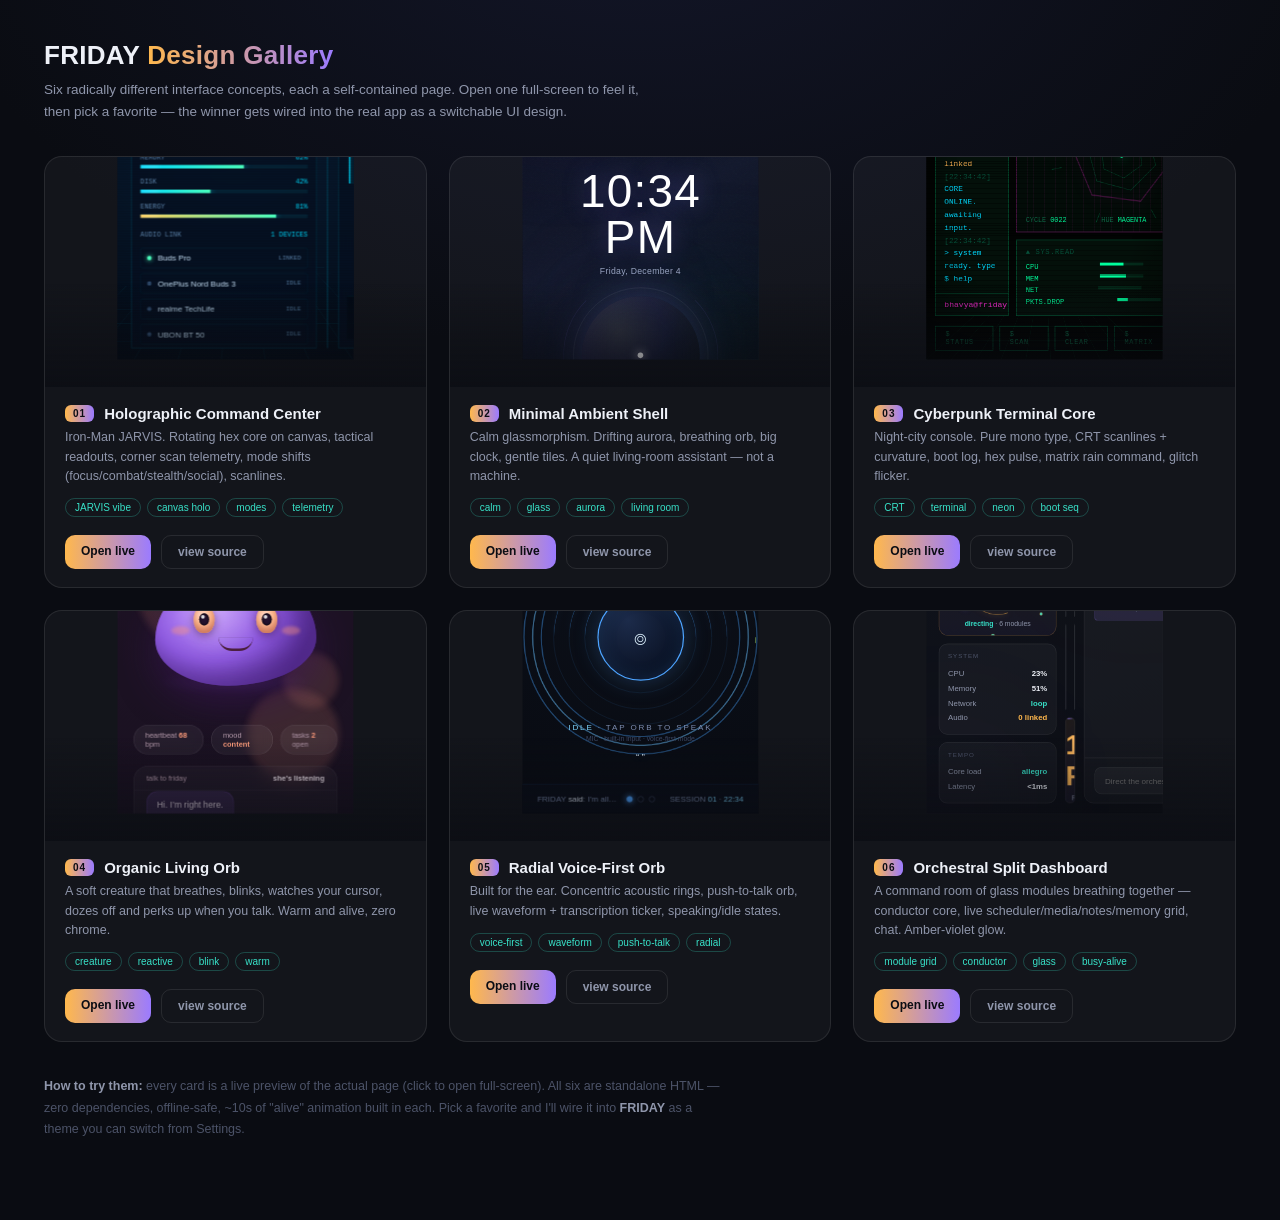
<file: designs/index.html>
<!DOCTYPE html>
<html lang="en">
<head>
<meta charset="UTF-8">
<meta name="viewport" content="width=device-width, initial-scale=1.0">
<title>FRIDAY — Design Gallery</title>
<style>
:root{
  --bg:#0a0c12; --panel:rgba(255,255,255,.04); --stroke:rgba(255,255,255,.09);
  --text:#eef1f8; --dim:#8f96ab; --mute:#4c5368;
  --amber:#ffb84d; --violet:#9b7bff; --teal:#38e1c8; --rose:#ff6b9d; --cyan:#00dcff;
  --font:'Manrope','Avenir Next','Segoe UI',sans-serif;
}
*{margin:0;padding:0;box-sizing:border-box}
body{background:radial-gradient(1200px 800px at 50% -10%,#131629 0%,var(--bg) 60%);
  font-family:var(--font);color:var(--text);min-height:100vh;padding:40px 44px 80px}
h1{font-size:26px;font-weight:800;letter-spacing:.3px}
h1 span{background:linear-gradient(90deg,var(--amber),var(--violet));-webkit-background-clip:text;background-clip:text;color:transparent}
.sub{color:var(--dim);font-size:13.5px;margin-top:8px;max-width:620px;line-height:1.6}
.grid{display:grid;grid-template-columns:repeat(auto-fill,minmax(340px,1fr));gap:22px;margin-top:34px}
.card{background:var(--panel);border:1px solid var(--stroke);border-radius:18px;overflow:hidden;
  transition:.3s;display:flex;flex-direction:column}
.card:hover{transform:translateY(-4px);border-color:rgba(255,255,255,.2);box-shadow:0 18px 50px rgba(0,0,0,.4)}
.preview{height:230px;position:relative;overflow:hidden;cursor:pointer;display:block}
.preview iframe{position:absolute;inset:-120px 0 auto 0;width:100%;height:520px;border:none;pointer-events:none;
  transform:scale(.62);transform-origin:top center}
.preview .mask{position:absolute;inset:0;background:linear-gradient(180deg,transparent 55%,rgba(10,12,18,.7));pointer-events:none}
.preview .open{position:absolute;top:12px;right:12px;background:rgba(0,0,0,.55);border:1px solid rgba(255,255,255,.2);
  color:#fff;font-size:11px;padding:7px 12px;border-radius:8px;backdrop-filter:blur(6px);letter-spacing:.5px;opacity:0;transition:.3s;z-index:3}
.card:hover .open{opacity:1}
.info{padding:18px 20px;display:flex;flex-direction:column;gap:6px;flex:1}
.info .t{font-size:15px;font-weight:700;display:flex;align-items:center;gap:10px}
.info .t .n{font-size:10px;font-weight:800;letter-spacing:1px;color:#0b0d14;background:linear-gradient(90deg,var(--amber),var(--violet));
  padding:3px 8px;border-radius:6px}
.info .d{font-size:12.5px;color:var(--dim);line-height:1.55}
.info .tags{display:flex;gap:6px;flex-wrap:wrap;margin-top:6px}
.info .tags span{font-size:10px;color:var(--teal);border:1px solid rgba(56,225,200,.25);padding:3px 9px;border-radius:99px}
.info .act{display:flex;gap:10px;margin-top:12px}
.info .act a{font-size:12px;font-weight:600;padding:9px 16px;border-radius:10px;text-decoration:none;transition:.25s}
.info .act a.live{background:linear-gradient(90deg,var(--amber),var(--violet));color:#0b0d14}
.info .act a.live:hover{transform:scale(1.04);box-shadow:0 6px 20px rgba(255,184,77,.35)}
.info .act a.src{color:var(--dim);border:1px solid var(--stroke)}
.info .act a.src:hover{color:var(--text);border-color:rgba(255,255,255,.25)}
.note{margin-top:34px;font-size:12.5px;color:var(--mute);line-height:1.7;max-width:680px}
.note b{color:var(--dim)}
</style>
</head>
<body>
<h1>FRIDAY <span>Design Gallery</span></h1>
<div class="sub">Six radically different interface concepts, each a self-contained page. Open one full-screen to feel it, then pick a favorite — the winner gets wired into the real app as a switchable UI design.</div>

<div class="grid" id="grid"></div>

<div class="note">
  <b>How to try them:</b> every card is a live preview of the actual page (click to open full-screen). All six are standalone HTML — zero dependencies, offline-safe, ~10s of "alive" animation built in each. Pick a favorite and I'll wire it into <b>FRIDAY</b> as a theme you can switch from Settings.
</div>

<script>
const DESIGNS=[
 {n:'01',file:'01-holographic-command.html',t:'Holographic Command Center',accent:'#00dcff',
  d:'Iron-Man JARVIS. Rotating hex core on canvas, tactical readouts, corner scan telemetry, mode shifts (focus/combat/stealth/social), scanlines.',
  tags:['JARVIS vibe','canvas holo','modes','telemetry']},
 {n:'02',file:'02-minimal-ambient.html',t:'Minimal Ambient Shell',accent:'#9b7bff',
  d:'Calm glassmorphism. Drifting aurora, breathing orb, big clock, gentle tiles. A quiet living-room assistant — not a machine.',
  tags:['calm','glass','aurora','living room']},
 {n:'03',file:'03-cyberpunk-terminal.html',t:'Cyberpunk Terminal Core',accent:'#00ff9c',
  d:'Night-city console. Pure mono type, CRT scanlines + curvature, boot log, hex pulse, matrix rain command, glitch flicker.',
  tags:['CRT','terminal','neon','boot seq']},
 {n:'04',file:'04-living-orb.html',t:'Organic Living Orb',accent:'#ff9e7d',
  d:'A soft creature that breathes, blinks, watches your cursor, dozes off and perks up when you talk. Warm and alive, zero chrome.',
  tags:['creature','reactive','blink','warm']},
 {n:'05',file:'05-voice-first-radial.html',t:'Radial Voice-First Orb',accent:'#4da3ff',
  d:'Built for the ear. Concentric acoustic rings, push-to-talk orb, live waveform + transcription ticker, speaking/idle states.',
  tags:['voice-first','waveform','push-to-talk','radial']},
 {n:'06',file:'06-orchestral-dashboard.html',t:'Orchestral Split Dashboard',accent:'#ffb84d',
  d:'A command room of glass modules breathing together — conductor core, live scheduler/media/notes/memory grid, chat. Amber-violet glow.',
  tags:['module grid','conductor','glass','busy-alive']},
];
const grid=document.getElementById('grid');
DESIGNS.forEach(d=>{
  const card=document.createElement('div');card.className='card';
  card.innerHTML=`
    <a class="preview" href="${d.file}" target="_blank">
      <iframe src="${d.file}" loading="lazy" title="${d.t}"></iframe>
      <div class="mask"></div>
      <div class="open">OPEN FULL ▸</div>
    </a>
    <div class="info">
      <div class="t"><span class="n">${d.n}</span> ${d.t}</div>
      <div class="d">${d.d}</div>
      <div class="tags">${d.tags.map(t=>`<span>${t}</span>`).join('')}</div>
      <div class="act">
        <a class="live" href="${d.file}" target="_blank">Open live</a>
        <a class="src" href="${d.file}" target="_blank">view source</a>
      </div>
    </div>`;
  grid.appendChild(card);
});
</script>
</body>
</html>
</file>
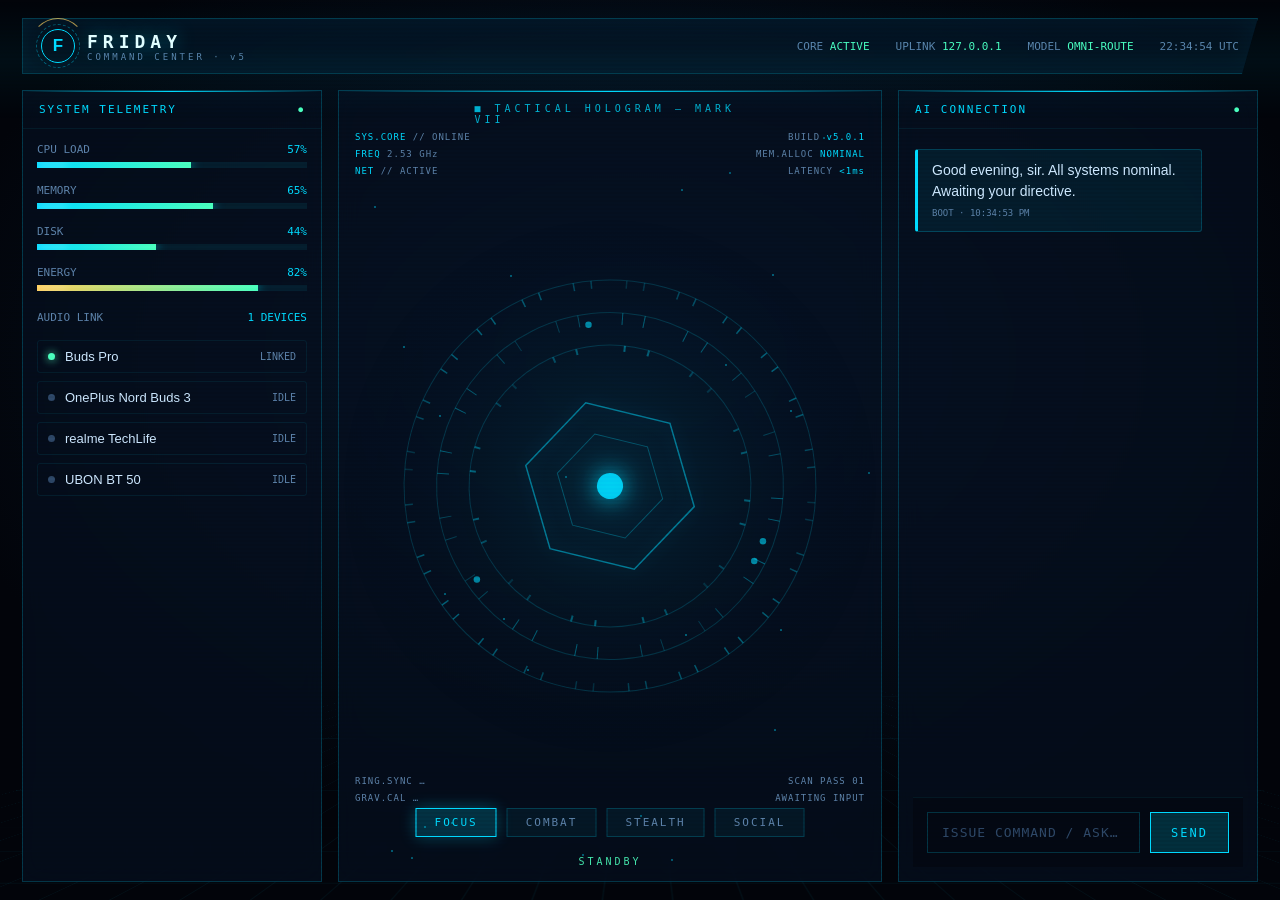
<file: designs/01-holographic-command.html>
<!DOCTYPE html>
<html lang="en">
<head>
<meta charset="UTF-8">
<meta name="viewport" content="width=device-width, initial-scale=1.0">
<title>FRIDAY — Holographic Command Center</title>
<style>
/* ═══════════════════════════════════════════════════════════════════════
   DESIGN 01 · HOLOGRAPHIC COMMAND CENTER
   Iron-Man JARVIS style: dark bay, cyan holo, rotating hex core, corner
   readouts, scanlines, ambient particles. Everything is alive & reactive.
   ═══════════════════════════════════════════════════════════════════════ */
:root{
  --bg:#02040a; --bay:#050a16; --panel:rgba(6,16,32,.72);
  --line:rgba(0,220,255,.22); --line2:rgba(0,220,255,.08);
  --cyan:#00dcff; --cyan-dim:rgba(0,220,255,.18);
  --gold:#ffcf5c; --green:#4dffc0; --red:#ff4d6d; --amber:#ffb020;
  --text:#cfe9ff; --dim:#5f86ad; --mute:#2f4a6b;
  --mono:'Share Tech Mono','SF Mono',monospace;
}
*{margin:0;padding:0;box-sizing:border-box}
html,body{height:100%;overflow:hidden}
body{
  background:radial-gradient(1200px 800px at 50% 40%,#071a30 0%,var(--bg) 60%);
  color:var(--text);font-family:'Rajdhani','Segoe UI',sans-serif;
  user-select:none;
}
/* ── ambient grid floor ── */
body::before{
  content:"";position:fixed;inset:0;pointer-events:none;z-index:0;
  background:
    linear-gradient(rgba(0,220,255,.05) 1px,transparent 1px),
    linear-gradient(90deg,rgba(0,220,255,.05) 1px,transparent 1px);
  background-size:44px 44px;
  transform:perspective(400px) rotateX(55deg) scale(1.6);
  transform-origin:center bottom;
  animation:gridDrift 22s linear infinite;
}
@keyframes gridDrift{from{background-position:0 0}to{background-position:0 44px}}
/* ── scanline CRT overlay ── */
body::after{
  content:"";position:fixed;inset:0;z-index:999;pointer-events:none;opacity:.5;
  background:repeating-linear-gradient(0deg,transparent 0 2px,rgba(0,0,0,.14) 2px 4px);
  mix-blend-mode:overlay;
}
/* ── moving scan band ── */
.scanband{position:fixed;left:0;right:0;height:120px;z-index:998;pointer-events:none;
  background:linear-gradient(180deg,transparent,rgba(0,220,255,.05),transparent);
  animation:scanmove 7s linear infinite;}
@keyframes scanmove{0%{top:-20%}100%{top:120%}}

/* ── SHELL ── */
.shell{position:relative;z-index:5;height:100vh;display:flex;flex-direction:column;padding:18px 22px;}

/* ── TOP BAR ── */
.topbar{display:flex;align-items:center;justify-content:space-between;
  border:1px solid var(--line);background:var(--panel);backdrop-filter:blur(10px);
  padding:10px 18px;clip-path:polygon(0 0,100% 0,calc(100% - 16px) 100%,0 100%);
  box-shadow:0 0 30px rgba(0,220,255,.08) inset;}
.brand{display:flex;align-items:center;gap:12px}
.logo{width:34px;height:34px;border:1px solid var(--cyan);border-radius:50%;position:relative;
  display:grid;place-items:center;animation:logoPulse 3s ease-in-out infinite}
.logo::before,.logo::after{content:"";position:absolute;inset:-6px;border:1px dashed rgba(0,220,255,.4);border-radius:50%;animation:spin 14s linear infinite}
.logo::after{inset:-12px;border-style:solid;border-color:transparent;border-top-color:var(--gold);opacity:.7;animation-duration:8s}
.logo b{color:var(--cyan);font-size:17px}
@keyframes logoPulse{0%,100%{box-shadow:0 0 12px rgba(0,220,255,.3)}50%{box-shadow:0 0 26px rgba(0,220,255,.7)}}
@keyframes spin{to{transform:rotate(360deg)}}
.brand h1{font-family:'Orbitron',monospace;font-size:18px;letter-spacing:5px;color:#eaffff;text-shadow:0 0 18px rgba(0,220,255,.6)}
.brand small{display:block;font-family:var(--mono);color:var(--dim);letter-spacing:3px;font-size:9px}
.statusline{display:flex;gap:26px;font-family:var(--mono);font-size:11px;color:var(--dim)}
.statusline span b{color:var(--green);font-weight:400}
.statusline .blink{animation:blink 1.2s steps(2) infinite}
@keyframes blink{50%{opacity:.2}}

/* ── MAIN 3 COLUMN ── */
.main{flex:1;display:grid;grid-template-columns:300px 1fr 360px;gap:16px;margin-top:16px;min-height:0}

/* ── PANEL SKELETON ── */
.panel{background:var(--panel);border:1px solid var(--line);backdrop-filter:blur(12px);
  position:relative;display:flex;flex-direction:column;min-height:0;overflow:hidden}
.panel::before{content:"";position:absolute;top:0;left:0;right:0;height:1px;
  background:linear-gradient(90deg,transparent,var(--cyan),transparent);animation:lineGlow 4s ease-in-out infinite}
@keyframes lineGlow{0%,100%{opacity:.25}50%{opacity:1}}
.panel-hd{display:flex;align-items:center;justify-content:space-between;padding:12px 16px;
  border-bottom:1px solid var(--line2);font-family:var(--mono);font-size:11px;letter-spacing:2px;color:var(--cyan)}
.panel-hd::after{content:"●";font-size:8px;color:var(--green);animation:blink 2s infinite}
.panel-bd{padding:14px;overflow-y:auto;flex:1}
.panel-bd::-webkit-scrollbar{width:5px}.panel-bd::-webkit-scrollbar-thumb{background:var(--line);border-radius:3px}

/* ── telemetry rows ── */
.gauge{margin-bottom:16px}
.gauge-top{display:flex;justify-content:space-between;font-family:var(--mono);font-size:11px;color:var(--dim);margin-bottom:6px}
.gauge-top span:last-child{color:var(--cyan)}
.gauge-bar{height:6px;background:rgba(0,220,255,.08);position:relative;overflow:hidden}
.gauge-fill{height:100%;background:linear-gradient(90deg,var(--cyan),var(--green));width:0%;
  box-shadow:0 0 12px rgba(0,220,255,.8);transition:width .8s cubic-bezier(.2,.8,.2,1)}
.gauge-bar::after{content:"";position:absolute;top:0;bottom:0;width:30px;background:rgba(255,255,255,.25);
  filter:blur(4px);animation:sweep 2.4s linear infinite}
@keyframes sweep{0%{left:-10%}100%{left:110%}}

/* ── device list ── */
.dev{display:flex;align-items:center;gap:10px;padding:8px 10px;border:1px solid var(--line2);
  margin-bottom:8px;font-size:13px;border-radius:3px;transition:.2s}
.dev:hover{border-color:var(--cyan)}
.dev .dot{width:7px;height:7px;border-radius:50%;flex-shrink:0}
.dev .on{background:var(--green);box-shadow:0 0 8px var(--green);animation:blink 2.4s infinite}
.dev .off{background:var(--mute)}
.dev .nm{flex:1}
.dev .st{font-family:var(--mono);font-size:10px;color:var(--dim)}

/* ── RIGHT: conversation ── */
.chat{flex:1;overflow-y:auto;display:flex;flex-direction:column;gap:10px;padding:6px 2px}
.chat::-webkit-scrollbar{width:5px}.chat::-webkit-scrollbar-thumb{background:var(--line)}
.msg{max-width:88%;padding:10px 14px;border-radius:3px;font-size:14px;line-height:1.5;animation:msgIn .3s ease}
@keyframes msgIn{from{opacity:0;transform:translateY(8px)}to{opacity:1}}
.msg.f{background:rgba(0,220,255,.07);border:1px solid var(--line);border-left:3px solid var(--cyan);align-self:flex-start}
.msg.u{background:rgba(255,255,255,.05);border:1px solid rgba(255,255,255,.1);align-self:flex-end}
.msg small{display:block;font-family:var(--mono);font-size:9px;color:var(--dim);margin-top:5px}
.typing{display:flex;gap:5px;padding:12px 14px}
.typing i{width:6px;height:6px;border-radius:50%;background:var(--cyan);animation:typeDot 1s infinite}
.typing i:nth-child(2){animation-delay:.15s}.typing i:nth-child(3){animation-delay:.3s}
@keyframes typeDot{0%,100%{transform:translateY(0);opacity:.4}50%{transform:translateY(-4px);opacity:1}}

.cmdbar{display:flex;gap:10px;padding:14px;border-top:1px solid var(--line2);background:rgba(0,0,0,.25)}
.cmdbar input{flex:1;background:transparent;border:1px solid var(--line);padding:12px 14px;color:var(--text);
  font-family:var(--mono);font-size:13px;outline:none;letter-spacing:1px}
.cmdbar input:focus{border-color:var(--cyan);box-shadow:0 0 18px rgba(0,220,255,.2)}
.cmdbar input::placeholder{color:var(--mute)}
.cmdbar button{background:var(--cyan-dim);border:1px solid var(--cyan);color:var(--cyan);padding:0 20px;
  font-family:var(--mono);cursor:pointer;font-size:12px;letter-spacing:2px;transition:.2s}
.cmdbar button:hover{background:var(--cyan);color:#001220;box-shadow:0 0 24px rgba(0,220,255,.6)}

/* ── CENTER: HOLOGRAM STAGE ── */
.stage{position:relative;overflow:hidden;display:grid;place-items:center}
.stage canvas{position:absolute;inset:0;width:100%;height:100%}
.holo-label{position:absolute;top:12px;left:50%;transform:translateX(-50%);
  font-family:var(--mono);font-size:10px;letter-spacing:4px;color:var(--cyan);opacity:.8}
#holoStatus{position:absolute;bottom:14px;left:50%;transform:translateX(-50%);
  font-family:var(--mono);font-size:10px;letter-spacing:3px;color:var(--green);opacity:.9;animation:blink 3s infinite}

/* ── mode chips under stage ── */
.modes{display:flex;gap:10px;position:absolute;bottom:44px;left:50%;transform:translateX(-50%)}
.mode{padding:7px 18px;border:1px solid var(--line);background:rgba(0,220,255,.05);color:var(--dim);
  font-family:var(--mono);font-size:11px;letter-spacing:2px;cursor:pointer;transition:.25s}
.mode:hover,.mode.active{color:var(--cyan);border-color:var(--cyan);background:var(--cyan-dim);box-shadow:0 0 16px rgba(0,220,255,.3)}

/* corner readouts inside stage */
.corner{position:absolute;font-family:var(--mono);font-size:9px;color:var(--dim);line-height:1.9;letter-spacing:1px}
.corner.tl{top:38px;left:16px}.corner.tr{top:38px;right:16px;text-align:right}
.corner.bl{bottom:74px;left:16px}.corner.br{bottom:74px;right:16px;text-align:right}
.corner b{color:var(--cyan);font-weight:400}

/* floating particles behind (decor) */
.particle{position:absolute;width:2px;height:2px;background:var(--cyan);border-radius:50%;opacity:.5;pointer-events:none}
</style>
</head>
<body>
<div class="scanband"></div>

<div class="shell">
  <!-- TOP BAR -->
  <header class="topbar">
    <div class="brand">
      <div class="logo"><b>F</b></div>
      <div><h1>FRIDAY</h1><small>COMMAND CENTER · v5</small></div>
    </div>
    <div class="statusline">
      <span>CORE <b class="blink">ACTIVE</b></span>
      <span>UPLINK <b>127.0.0.1</b></span>
      <span>MODEL <b>OMNI-ROUTE</b></span>
      <span id="utcClock">00:00:00 UTC</span>
    </div>
  </header>

  <!-- MAIN -->
  <div class="main">

    <!-- LEFT: telemetry -->
    <aside class="panel">
      <div class="panel-hd">SYSTEM TELEMETRY</div>
      <div class="panel-bd">
        <div class="gauge"><div class="gauge-top"><span>CPU LOAD</span><span id="cpuV">0%</span></div><div class="gauge-bar"><div class="gauge-fill" id="cpuF"></div></div></div>
        <div class="gauge"><div class="gauge-top"><span>MEMORY</span><span id="memV">0%</span></div><div class="gauge-bar"><div class="gauge-fill" id="memF"></div></div></div>
        <div class="gauge"><div class="gauge-top"><span>DISK</span><span id="dskV">0%</span></div><div class="gauge-bar"><div class="gauge-fill" id="dskF"></div></div></div>
        <div class="gauge"><div class="gauge-top"><span>ENERGY</span><span id="batV">0%</span></div><div class="gauge-bar"><div class="gauge-fill" id="batF" style="background:linear-gradient(90deg,var(--gold),var(--green))"></div></div></div>

        <div class="gauge" style="margin-top:20px"><div class="gauge-top"><span>AUDIO LINK</span><span id="btCount">0 DEVICES</span></div></div>
        <div id="btList"></div>
      </div>
    </aside>

    <!-- CENTER: hologram -->
    <div class="panel stage">
      <div class="holo-label">■ TACTICAL HOLOGRAM — MARK VII</div>
      <canvas id="holo"></canvas>
      <div class="corner tl">
        <b id="l1">SYS.CORE</b> // ONLINE<br>
        <b id="l2">FREQ</b> <span id="freq">2.60</span> GHz<br>
        <b id="l3">NET</b> // ACTIVE
      </div>
      <div class="corner tr">
        BUILD <b>v5.0.1</b><br>
        MEM.ALLOC <b id="alloc">NOMINAL</b><br>
        LATENCY <b>&lt;1ms</b>
      </div>
      <div class="corner bl" id="cornerBl">
        <span id="m1">RING.SYNC …</span><br>
        <span id="m2">GRAV.CAL …</span>
      </div>
      <div class="corner br" id="cornerBr">
        <span id="m3">SCAN PASS 01</span><br>
        <span id="m4">AWAITING INPUT</span>
      </div>
      <div class="modes">
        <button class="mode active" data-mode="focus">FOCUS</button>
        <button class="mode" data-mode="combat">COMBAT</button>
        <button class="mode" data-mode="stealth">STEALTH</button>
        <button class="mode" data-mode="social">SOCIAL</button>
      </div>
      <div id="holoStatus">STANDBY</div>
    </div>

    <!-- RIGHT: conversation -->
    <aside class="panel">
      <div class="panel-hd">AI CONNECTION</div>
      <div class="panel-bd" style="display:flex;flex-direction:column">
        <div class="chat" id="chat"></div>
        <div class="cmdbar">
          <input id="cmd" placeholder="ISSUE COMMAND / ASK…" autocomplete="off">
          <button id="send">SEND</button>
        </div>
      </div>
    </aside>
  </div>
</div>

<script>
/* ═══════════════ CANVAS HOLOGRAM ═══════════════ */
const c=document.getElementById('holo'),x=c.getContext('2d');
let W,H,CX,CY,mode='focus',t0=performance.now();
const COLORS={focus:[0,220,255],combat:[255,77,109],stealth:[140,160,255],social:[255,207,92]};
function rz(){W=c.width=c.clientWidth*devicePixelRatio;H=c.height=c.clientHeight*devicePixelRatio;
  c.style.width=c.clientWidth+'px';c.style.height=c.clientHeight+'px';
  x.setTransform(devicePixelRatio,0,0,devicePixelRatio,0,0);CX=W/2;CY=H/2;}
window.addEventListener('resize',rz);rz();
const ring=(r,spd,dir,ticks,len,wid,ac)=>{x.save();x.translate(CX,CY);x.rotate(performance.now()*spd*dir);
  x.beginPath();x.arc(0,0,r,0,7);x.strokeStyle=`rgba(${ac},${ac? .18:.22})`.replace(',,',',');x.lineWidth=1;x.stroke();
  for(let i=0;i<ticks;i++){const a=i/ticks*6.283;if(i%3===0)continue;
    x.beginPath();x.moveTo(Math.cos(a)*(r-len),Math.sin(a)*(r-len));x.lineTo(Math.cos(a)*r,Math.sin(a)*r);
    x.strokeStyle=`rgba(${ac},${.15+.25*Math.abs(Math.sin(a*2+performance.now()*.002))})`;x.lineWidth=wid;x.stroke();}
  x.restore();};
let col=COLORS.focus;
function draw(t){
  const a=col;x.clearRect(0,0,W,H);const m=Math.min(W,H);
  // outer glow
  let g=x.createRadialGradient(CX,CY,0,CX,CY,m*.5);g.addColorStop(0,`rgba(${a},.10)`);g.addColorStop(1,'transparent');
  x.fillStyle=g;x.fillRect(0,0,W,H);
  // rings
  ring(m*.38,t*.0003,1,72,8,1.5,a);ring(m*.32,t*.0005,-1,48,12,1,a);ring(m*.26,t*.0004,1,36,6,2,a);
  // rotating hex core
  x.save();x.translate(CX,CY);x.rotate(t*.0002);x.beginPath();
  for(let i=0;i<6;i++){const p=i/6*6.283;if(i===0)x.moveTo(Math.cos(p)*m*.16,Math.sin(p)*m*.16);else x.lineTo(Math.cos(p)*m*.16,Math.sin(p)*m*.16);}
  x.closePath();x.strokeStyle=`rgba(${a},.5)`;x.lineWidth=1.5;x.shadowColor=`rgba(${a},.6)`;x.shadowBlur=18;x.stroke();x.shadowBlur=0;
  // inner hex
  x.beginPath();for(let i=0;i<6;i++){const p=i/6*6.283;if(i===0)x.moveTo(Math.cos(p)*m*.10,Math.sin(p)*m*.10);else x.lineTo(Math.cos(p)*m*.10,Math.sin(p)*m*.10);}
  x.closePath();x.strokeStyle=`rgba(${a},.3)`;x.lineWidth=1;x.stroke();
  // core dot
  x.beginPath();x.arc(0,0,m*.02+Math.sin(t*.002)*m*.006,0,7);x.fillStyle=`rgba(${a},.9)`;x.shadowColor=`rgba(${a},1)`;x.shadowBlur=24;x.fill();x.shadowBlur=0;
  x.restore();
  // orbiting dots
  for(let i=0;i<4;i++){const p=t*.0004*(i+1)+i*1.57;const R=m*.30;
    x.beginPath();x.arc(CX+Math.cos(p)*R,CY+Math.sin(p)*R,m*.006,0,7);x.fillStyle=`rgba(${a},.6)`;x.fill();}
  requestAnimationFrame(draw);}
requestAnimationFrame(draw);

/* ═══════════════ MODE SWITCH ═══════════════ */
document.querySelectorAll('.mode').forEach(mb=>mb.addEventListener('click',()=>{
  document.querySelectorAll('.mode').forEach(m=>m.classList.remove('active'));mb.classList.add('active');
  mode=mb.dataset.mode;col=COLORS[mode];
  document.getElementById('holoStatus').textContent=mode.toUpperCase()+' MODE';
  push('f','Mode shifted to '+mode.toUpperCase()+'. Hologram re-tuned.','SYS');
  updateCorner(mode);
}));
function updateCorner(mode){
  const d={focus:['RING.SYNC SYNCED','GRAV.CAL NOMINAL','SCAN PASS 07','AWAITING INPUT'],
           combat:['WEAP.SYS ARMED','SHIELD 100%','TARGET ACQ','TRACKING'],
           stealth:[('CLOAK ')+'ENGAGED','EMISS 0.02%','NOISE MASK','COVERT'],
           social:['LINK OPEN','NET OK','PROTOCOL JOY','RESPONDING']};
  const v=d[mode];
  for(let i=0;i<4;i++){const el=i<2?document.getElementById('m'+(i+1)):document.getElementById('m'+(i+1));el.textContent=v[i];}
}

/* ═══════════════ TELEMETRY SIM ═══════════════ */
function tickData(){
  const cpu=Math.min(97,25+Math.random()*45+ (mode==='combat'?30:mode==='focus'?15:0));
  const mem=52+Math.random()*18, dsk=41+Math.random()*3, bat=Math.max(20,85-Math.random()*6);
  const set=(v,f,id,el)=>{document.getElementById(id).textContent=v+'%';document.getElementById(el).style.width=v+'%';};
  set(Math.round(cpu),1,'cpuV','cpuF');set(Math.round(mem),1,'memV','memF');set(Math.round(dsk),1,'dskV','dskF');set(Math.round(bat),1,'batV','batF');
  document.getElementById('freq').textContent=(2.4+Math.random()*.4).toFixed(2);
}
setInterval(tickData,1500);tickData();

/* ═══════════════ AUDIO DEVICES ═══════════════ */
const BT=[['Buds Pro',1],['OnePlus Nord Buds 3',0],['realme TechLife',0],['UBON BT 50',0]];
const bl=document.getElementById('btList');
BT.forEach(([n,on])=>{const d=document.createElement('div');d.className='dev';
  d.innerHTML=`<span class="dot ${on?'on':'off'}"></span><span class="nm">${n}</span><span class="st">${on?'LINKED':'IDLE'}</span>`;bl.appendChild(d);});
document.getElementById('btCount').textContent=BT.filter(b=>b[1]).length+' DEVICES';

/* ═══════════════ CONVERSATION ═══════════════ */
const chat=document.getElementById('chat');
function push(sender,text,tag){
  const m=document.createElement('div');m.className='msg '+(sender==='u'?'u':'f');
  m.innerHTML=text+(tag?`<small>${tag} · ${new Date().toLocaleTimeString()}</small>`:'');
  chat.appendChild(m);chat.scrollTop=chat.scrollHeight;}
push('f','Good evening, sir. All systems nominal. Awaiting your directive.','BOOT');
const RESPONSES=[
 'Scanning local context… Understood. Shall I open the workspace and brief the day’s priorities?',
 'Sensors read calm conditions. We are within tolerance. What would you have me do next?',
 'Acknowledged. I’ve filed that to long-term memory. Anything else, sir?',
 'Running diagnostics now… CPU '+(30+Math.round(Math.random()*40))+'%, memory stable. All clear.',
 'Noted. I can also handle scheduling, media, git and email — just say the word.'
];
document.getElementById('send').addEventListener('click',go);
document.getElementById('cmd').addEventListener('keydown',e=>{if(e.key==='Enter')go();});
function go(){
  const inp=document.getElementById('cmd'),t=inp.value.trim();if(!t)return;
  push('u',t);inp.value='';
  const ty=document.createElement('div');ty.className='typing';ty.innerHTML='<i></i><i></i><i></i>';chat.appendChild(ty);chat.scrollTop=chat.scrollHeight;
  const re=RESPONSES[Math.floor(Math.random()*RESPONSES.length)];
  setTimeout(()=>{ty.remove();push('f',re,'AI');},900+Math.random()*1100);
}

/* ═══════════════ CLOCK + CORNER SCAN ═══════════════ */
setInterval(()=>{document.getElementById('utcClock').textContent=new Date().toISOString().slice(11,19)+' UTC';},1000);
let scan=1;setInterval(()=>{scan=(scan%12)+1;document.getElementById('m3').textContent='SCAN PASS '+String(scan).padStart(2,'0');},1600);

/* ═══════════════ AMBIENT PARTICLE RAIN ═══════════════ */
const shell=document.querySelector('.stage');
for(let i=0;i<26;i++){const p=document.createElement('div');p.className='particle';
  p.style.left=Math.random()*100+'%';p.style.top=Math.random()*100+'%';
  p.style.animation=`float ${6+Math.random()*8}s linear infinite`;p.style.animationDelay=-Math.random()*8+'s';
  shell.appendChild(p);}
const st=document.createElement('style');
st.textContent=`@keyframes float{0%{transform:translateY(0);opacity:0}10%{opacity:.6}100%{transform:translateY(-120px);opacity:0}}`;
document.head.appendChild(st);

/* seed welcome chatter */
setTimeout(()=>{push('f','By the way — I noticed you left 3 tasks open from this morning. Want me to focus on the top one?','PROACTIVE');},9000);
</script>
</body>
</html>
</file>
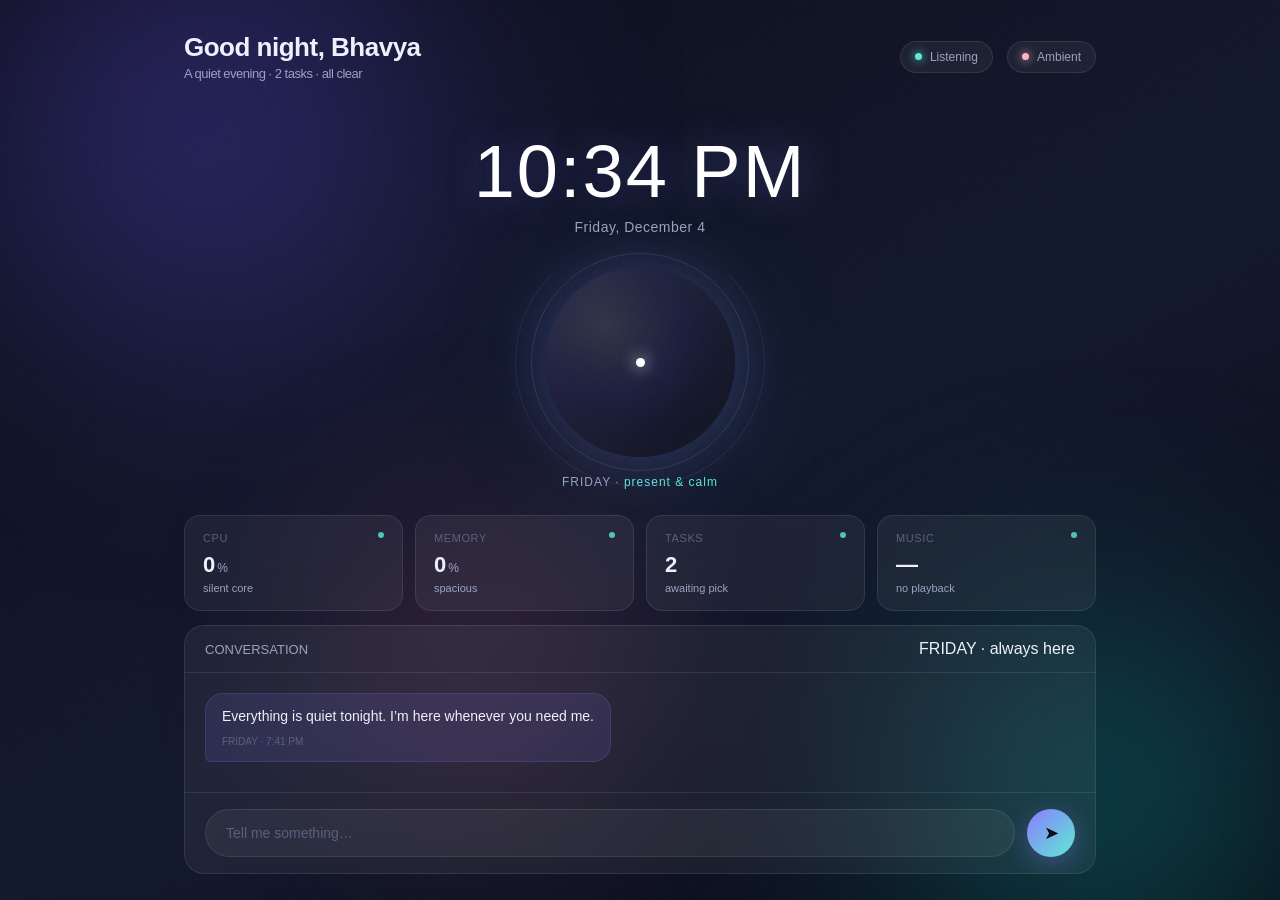
<file: designs/02-minimal-ambient.html>
<!DOCTYPE html>
<html lang="en">
<head>
<meta charset="UTF-8">
<meta name="viewport" content="width=device-width, initial-scale=1.0">
<title>FRIDAY — Minimal Ambient Shell</title>
<style>
/* ═══════════════════════════════════════════════════════════════════════
   DESIGN 02 · MINIMAL AMBIENT SHELL
   Calm, airy, glass. Soft aurora glow, breathing light, generous space.
   Feels like a quiet living-room assistant — not a machine.
   ═══════════════════════════════════════════════════════════════════════ */
:root{
  --bg1:#0d0f1c; --bg2:#141a2e; --bg3:#0a0c16;
  --glass:rgba(255,255,255,.055); --glass-strong:rgba(255,255,255,.09);
  --stroke:rgba(255,255,255,.09); --stroke-strong:rgba(255,255,255,.16);
  --text:#eef1fb; --dim:#9aa3c0; --mute:#5a617e;
  --accent:#8b7cff; --accent2:#5eead4; --accent3:#ffb3c8;
  --blur:26px;
  --soft:'Inter','SF Pro Text',-apple-system,'Segoe UI',sans-serif;
}
*{margin:0;padding:0;box-sizing:border-box}
html,body{height:100%}
body{
  background:linear-gradient(150deg,var(--bg1),var(--bg2) 55%,var(--bg3));
  color:var(--text);font-family:var(--soft);overflow:hidden;position:relative;
}
/* ── aurora blobs ── */
.aura{position:fixed;border-radius:50%;filter:blur(110px);opacity:.5;pointer-events:none;z-index:0}
.a1{width:52vw;height:52vw;background:radial-gradient(circle,#5b4bd6,transparent 70%);top:-16vw;left:-10vw;animation:drift1 26s ease-in-out infinite}
.a2{width:44vw;height:44vw;background:radial-gradient(circle,#0ea5a0,transparent 70%);bottom:-14vw;right:-8vw;animation:drift2 32s ease-in-out infinite}
.a3{width:30vw;height:30vw;background:radial-gradient(circle,#e0567f,transparent 70%);bottom:6vh;left:22vw;opacity:.32;animation:drift3 40s ease-in-out infinite}
@keyframes drift1{0%,100%{transform:translate(0,0) scale(1)}50%{transform:translate(8vw,6vh) scale(1.15)}}
@keyframes drift2{0%,100%{transform:translate(0,0) scale(1)}50%{transform:translate(-7vw,-8vh) scale(1.1)}}
@keyframes drift3{0%,100%{transform:translate(0,0)}50%{transform:translate(10vw,-6vh)}}

/* ── fine noise ── */
body::after{content:"";position:fixed;inset:0;z-index:1;pointer-events:none;opacity:.05;
  background-image:url("data:image/svg+xml,%3Csvg xmlns='http://www.w3.org/2000/svg' width='120' height='120'%3E%3Cfilter id='n'%3E%3CfeTurbulence baseFrequency='0.8'/%3E%3C/filter%3E%3Crect width='120' height='120' filter='url(%23n)'/%3E%3C/svg%3E");}

.shell{position:relative;z-index:5;height:100vh;display:flex;flex-direction:column;padding:26px 34px;max-width:980px;margin:0 auto}

/* ── top strip ── */
.top{display:flex;align-items:center;justify-content:space-between;padding:6px 0 20px}
.greet{font-size:26px;font-weight:600;letter-spacing:-.5px}
.greet small{display:block;font-size:13px;color:var(--dim);font-weight:400;margin-top:3px}
.top-right{display:flex;align-items:center;gap:14px}
.pill{font-size:12px;color:var(--dim);padding:8px 14px;border:1px solid var(--stroke);
  border-radius:999px;background:var(--glass);backdrop-filter:blur(var(--blur));display:flex;align-items:center;gap:8px}
.pill i{width:7px;height:7px;border-radius:50%;background:var(--accent2);box-shadow:0 0 10px var(--accent2);animation:breathe 3.4s ease-in-out infinite}
@keyframes breathe{0%,100%{opacity:.35;transform:scale(.8)}50%{opacity:1;transform:scale(1.1)}}
.pill .dot-amber{background:var(--accent3);box-shadow:0 0 10px var(--accent3)}

/* ── clock card ── */
.clock-card{text-align:center;padding:34px 0 26px}
.clock-time{font-size:74px;font-weight:200;letter-spacing:2px;line-height:1;color:#fff;
  text-shadow:0 0 40px rgba(139,124,255,.35)}
.clock-date{font-size:14px;color:var(--dim);margin-top:10px;letter-spacing:.5px}

/* ── orb ── */
.orb-wrap{display:grid;place-items:center;padding:6px 0 18px}
.orb{width:190px;height:190px;border-radius:50%;position:relative;
  background:radial-gradient(circle at 32% 30%,rgba(255,255,255,.14),rgba(139,124,255,.10) 38%,rgba(10,12,22,.4) 75%);
  box-shadow:0 0 60px rgba(139,124,255,.25),0 0 140px rgba(94,234,213,.10),inset 0 0 60px rgba(255,255,255,.05);
  animation:breathe 4.6s ease-in-out infinite}
.orb::before,.orb::after{content:"";position:absolute;inset:-14px;border-radius:50%;
  border:1px solid rgba(255,255,255,.10)}
.orb::after{inset:-30px;border:1px solid rgba(139,124,255,.12);border-top-color:transparent;animation:spin 16s linear infinite}
@keyframes spin{to{transform:rotate(360deg)}}
.orb-core{position:absolute;inset:0;display:grid;place-items:center}
.orb-core i{width:9px;height:9px;border-radius:50%;background:#fff;box-shadow:0 0 16px #fff;animation:breathe 3s infinite}
.orb-label{font-size:12px;color:var(--dim);margin-top:18px;letter-spacing:1px}
.orb-label b{color:var(--accent2);font-weight:500}

/* ── status tiles ── */
.tiles{display:grid;grid-template-columns:repeat(4,1fr);gap:12px;margin:8px 0 14px}
.tile{background:var(--glass);border:1px solid var(--stroke);border-radius:16px;padding:16px 18px;
  backdrop-filter:blur(var(--blur));transition:.3s;cursor:pointer}
.tile:hover{background:var(--glass-strong);border-color:var(--stroke-strong);transform:translateY(-2px)}
.tile .k{font-size:11px;color:var(--mute);letter-spacing:.6px;text-transform:uppercase;display:flex;justify-content:space-between}
.tile .k i{width:6px;height:6px;border-radius:50%;background:var(--accent2);opacity:.8}
.tile .v{font-size:22px;font-weight:600;margin-top:8px}
.tile .v small{font-size:12px;color:var(--dim);font-weight:400;margin-left:2px}
.tile .sub{font-size:11px;color:var(--dim);margin-top:4px}

/* ── chat ── */
.chat-card{flex:1;display:flex;flex-direction:column;background:var(--glass);border:1px solid var(--stroke);
  border-radius:20px;backdrop-filter:blur(var(--blur));overflow:hidden;min-height:0}
.chat-head{display:flex;align-items:center;justify-content:space-between;padding:14px 20px;border-bottom:1px solid var(--stroke)}
.chat-head span{font-size:13px;color:var(--dim)}
.chat-head b{color:var(--text);font-weight:500}
.chat{flex:1;overflow-y:auto;padding:20px;display:flex;flex-direction:column;gap:12px}
.chat::-webkit-scrollbar{width:6px}.chat::-webkit-scrollbar-thumb{background:rgba(255,255,255,.12);border-radius:3px}
.msg{max-width:82%;padding:12px 16px;border-radius:18px;font-size:14px;line-height:1.55;animation:rise .35s ease}
@keyframes rise{from{opacity:0;transform:translateY(10px)}}
.msg.f{background:rgba(139,124,255,.12);border:1px solid rgba(139,124,255,.18);border-bottom-left-radius:6px;align-self:flex-start}
.msg.u{background:rgba(255,255,255,.07);border:1px solid var(--stroke);border-bottom-right-radius:6px;align-self:flex-end}
.msg small{display:block;font-size:10px;color:var(--mute);margin-top:6px}
.typing{display:flex;gap:5px;padding:12px 6px}
.typing i{width:6px;height:6px;border-radius:50%;background:var(--accent);animation:bounce 1.1s infinite}
.typing i:nth-child(2){animation-delay:.15s}.typing i:nth-child(3){animation-delay:.3s}
@keyframes bounce{0%,100%{transform:translateY(0);opacity:.35}50%{transform:translateY(-5px);opacity:1}}

/* ── input ── */
.compose{display:flex;gap:12px;padding:16px 20px;border-top:1px solid var(--stroke)}
.compose input{flex:1;background:rgba(255,255,255,.05);border:1px solid var(--stroke);border-radius:999px;
  padding:14px 20px;color:var(--text);font-size:14px;font-family:var(--soft);outline:none;transition:.25s}
.compose input:focus{border-color:var(--accent);box-shadow:0 0 0 4px rgba(139,124,255,.15)}
.compose input::placeholder{color:var(--mute)}
.compose button{width:48px;height:48px;border-radius:50%;border:none;cursor:pointer;flex-shrink:0;
  background:linear-gradient(135deg,var(--accent),var(--accent2));color:#0b0c16;font-size:18px;
  transition:.25s;box-shadow:0 6px 24px rgba(139,124,255,.35)}
.compose button:hover{transform:scale(1.06);box-shadow:0 8px 30px rgba(139,124,255,.5)}
</style>
</head>
<body>
<div class="aura a1"></div><div class="aura a2"></div><div class="aura a3"></div>

<div class="shell">
  <div class="top">
    <div class="greet">Good <span id="gday">evening</span>, Bhavya <small id="gline">A quiet evening · 2 tasks · all clear</small></div>
    <div class="top-right">
      <div class="pill"><i></i><span id="avail">Listening</span></div>
      <div class="pill"><i class="dot-amber"></i><span id="modeLabel">Ambient</span></div>
    </div>
  </div>

  <div class="clock-card">
    <div class="clock-time" id="clock">00:00</div>
    <div class="clock-date" id="date">—</div>
  </div>

  <div class="orb-wrap">
    <div class="orb"><div class="orb-core"><i></i></div></div>
    <div class="orb-label">FRIDAY · <b id="orbState">present & calm</b></div>
  </div>

  <div class="tiles">
    <div class="tile"><div class="k">CPU <i></i></div><div class="v"><span id="cpuV">0</span><small>%</small></div><div class="sub">silent core</div></div>
    <div class="tile"><div class="k">MEMORY <i></i></div><div class="v"><span id="memV">0</span><small>%</small></div><div class="sub">spacious</div></div>
    <div class="tile"><div class="k">TASKS <i></i></div><div class="v"><span id="taskV">2</span></div><div class="sub" id="taskSub">awaiting pick</div></div>
    <div class="tile"><div class="k">MUSIC <i></i></div><div class="v" id="musicV">—</div><div class="sub" id="musicSub">no playback</div></div>
  </div>

  <div class="chat-card">
    <div class="chat-head"><span>CONVERSATION</span><b>FRIDAY · always here</b></div>
    <div class="chat" id="chat"></div>
    <div class="compose">
      <input id="cmd" placeholder="Tell me something…" autocomplete="off">
      <button id="send" title="Send">➤</button>
    </div>
  </div>
</div>

<script>
/* clock + greeting */
const now=new Date();const h=now.getHours();
document.getElementById('gday').textContent=h<12?'morning':h<17?'afternoon':h<21?'evening':'night';
function tick(){const d=new Date();document.getElementById('clock').textContent=d.toLocaleTimeString([],{hour:'2-digit',minute:'2-digit'});
  document.getElementById('date').textContent=d.toLocaleDateString([],{weekday:'long',month:'long',day:'numeric'});}
setInterval(tick,1000);tick();

/* telemetry */
setInterval(()=>{
  document.getElementById('cpuV').textContent=Math.round(8+Math.random()*22);
  document.getElementById('memV').textContent=Math.round(40+Math.random()*14);
  document.getElementById('taskSub').textContent=['awaiting pick','2 open · 1 due today','all quiet'][Math.floor(Math.random()*3)];
},1800);

/* chat */
const chat=document.getElementById('chat');
function push(s,t,tag){const m=document.createElement('div');m.className='msg '+s;
  m.innerHTML=t+(tag?`<small>${tag}</small>`:'');chat.appendChild(m);chat.scrollTop=chat.scrollHeight;}
push('f','Everything is quiet tonight. I’m here whenever you need me.','FRIDAY · 7:41 PM');
const RESP=[
 'That makes sense. I’ve noted it and will keep an eye on it for you.',
 'Understood. Want me to add that to tomorrow’s agenda?',
 'I can help with that. Should I go ahead, or would you like to talk it through first?',
 'Good to hear. Anything pressing, or shall we let the evening stay easy?'
];
const go=()=>{const i=document.getElementById('cmd'),t=i.value.trim();if(!t)return;
  push('u',t);i.value='';
  const ty=document.createElement('div');ty.className='typing';ty.innerHTML='<i></i><i></i><i></i>';chat.appendChild(ty);chat.scrollTop=chat.scrollHeight;
  setTimeout(()=>{ty.remove();push('f',RESP[Math.floor(Math.random()*RESP.length)],'FRIDAY · just now');},1000+Math.random()*900);};
document.getElementById('send').addEventListener('click',go);
document.getElementById('cmd').addEventListener('keydown',e=>{if(e.key==='Enter')go();});

/* orb responds to focus */
const cmdEl=document.getElementById('cmd');
cmdEl.addEventListener('focus',()=>{document.getElementById('orbState').textContent='attending to you';});
cmdEl.addEventListener('blur',()=>{document.getElementById('orbState').textContent='present & calm';});
</script>
</body>
</html>
</file>
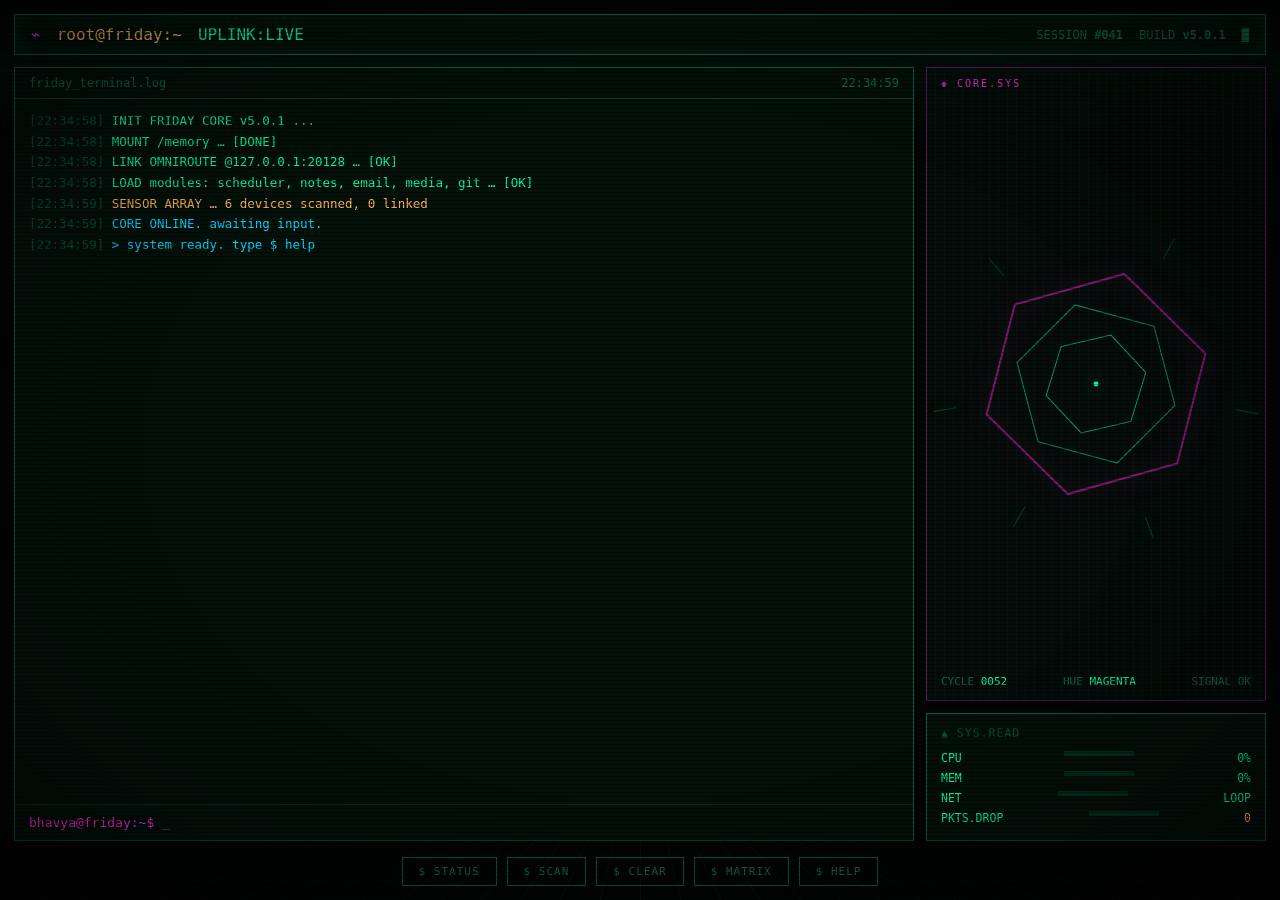
<file: designs/03-cyberpunk-terminal.html>
<!DOCTYPE html>
<html lang="en">
<head>
<meta charset="UTF-8">
<meta name="viewport" content="width=device-width, initial-scale=1.0">
<title>FRIDAY — Cyberpunk Terminal Core</title>
<style>
/* ═══════════════════════════════════════════════════════════════════════
   DESIGN 03 · CYBERPUNK TERMINAL CORE
   Night-city console: pure mono terminal, neon green/magenta, CRT curves,
   boot log, hex pulse, glitch. A hacker's AI, jacked into the matrix.
   ═══════════════════════════════════════════════════════════════════════ */
:root{
  --bg:#020403; --panel:#04100a;
  --green:#00ff9c; --magenta:#ff2bd6; --amber:#ffb454; --blue:#00d9ff;
  --dim:#0f6b48; --mute:#07503a;
  --mono:'JetBrains Mono','Cascadia Code','SF Mono',monospace;
}
*{margin:0;padding:0;box-sizing:border-box}
html,body{height:100%;background:var(--bg);color:var(--green);
  font-family:var(--mono);overflow:hidden}

/* ── CRT: scanlines + curvature + flicker ── */
.crt{position:fixed;inset:0;z-index:999;pointer-events:none}
.crt::before{content:"";position:absolute;inset:0;
  background:repeating-linear-gradient(0deg,transparent 0 3px,rgba(0,0,0,.32) 3px 4px);}
.crt::after{content:"";position:absolute;inset:0;
  background:radial-gradient(ellipse at center,transparent 55%,rgba(0,0,0,.5) 100%);
  animation:crtFlicker 6s steps(60) infinite}
@keyframes crtFlicker{0%,100%{opacity:.9}8%{opacity:.82}9%{opacity:.95}54%{opacity:.86}55%{opacity:.93}97%{opacity:.85}}

/* ── bg grid / city ── */
.scape{position:fixed;inset:0;z-index:0;pointer-events:none}
.scape .grid{position:absolute;left:0;right:0;bottom:0;height:45%;
  background:
    linear-gradient(rgba(0,255,156,.06) 1px,transparent 1px),
    linear-gradient(90deg,rgba(0,255,156,.06) 1px,transparent 1px);
  background-size:40px 40px;transform:perspective(300px) rotateX(60deg);transform-origin:bottom;
  animation:gridShift 8s linear infinite}
@keyframes gridShift{from{background-position:0 0}to{background-position:0 40px}}

/* ── sheen band ── */
.sheen{position:fixed;left:0;right:0;height:140px;z-index:2;pointer-events:none;
  background:linear-gradient(180deg,transparent,rgba(0,255,156,.05),transparent);
  animation:sheen 6s linear infinite}
@keyframes sheen{0%{top:-25%}100%{top:125%}}

/* ── main ── */
.shell{position:relative;z-index:5;height:100vh;display:grid;grid-template-rows:auto 1fr auto;
  padding:14px;gap:12px}

/* ── header ── */
.hdr{display:flex;align-items:center;gap:16px;padding:10px 16px;border:1px solid rgba(0,255,156,.35);
  background:var(--panel);box-shadow:0 0 24px rgba(0,255,156,.08) inset}
.hdr .prompt{color:var(--magenta)}.hdr .path{color:var(--amber)}
.hdr .blink{animation:blink 1s steps(2) infinite}
@keyframes blink{50%{opacity:0}}
.hdr .live{color:var(--green);animation:blink 1.6s steps(2) infinite}
.hdr .sp{flex:1}
.hdr .stat{font-size:12px;color:var(--dim)}

/* ── body split ── */
.body{display:grid;grid-template-columns:1fr 340px;gap:12px;min-height:0}

/* left: terminal log */
.term{background:var(--panel);border:1px solid rgba(0,255,156,.35);overflow:hidden;
  display:flex;flex-direction:column;min-height:0}
.term-hd{padding:8px 14px;border-bottom:1px solid rgba(0,255,156,.2);font-size:12px;
  display:flex;justify-content:space-between;color:var(--dim)}
.log{flex:1;overflow-y:auto;padding:12px 14px;font-size:12.5px;line-height:1.65}
.log::-webkit-scrollbar{width:6px}.log::-webkit-scrollbar-thumb{background:rgba(0,255,156,.3)}
.log .line{white-space:pre-wrap;word-break:break-word;animation:lineIn .15s steps(2)}
@keyframes lineIn{from{opacity:0}to{opacity:1}}
.log .ok{color:var(--green)}.log .warn{color:var(--amber)}.log .err{color:var(--magenta)}
.log .sys{color:var(--blue)}.log .usr{color:#fff}
.log .tm{color:var(--mute)}

/* bottom input of terminal */
.inline{display:flex;gap:8px;padding:10px 14px;border-top:1px solid rgba(0,255,156,.2)}
.inline .ps{color:var(--magenta);font-size:13px}
.inline input{flex:1;background:transparent;border:none;outline:none;color:var(--green);
  font-family:var(--mono);font-size:13px;caret-color:var(--green)}

/* right: hex core + sidebar */
.side{display:flex;flex-direction:column;gap:12px;min-height:0}
.hexcore{flex:1;border:1px solid rgba(255,43,214,.4);background:rgba(4,16,10,.8);position:relative;
  display:grid;place-items:center;overflow:hidden}
.hexcore::before{content:"";position:absolute;inset:0;
  background:repeating-linear-gradient(90deg,transparent 0 8px,rgba(255,43,214,.05) 8px 9px);}
#hex{position:absolute;inset:0;width:100%;height:100%}
.hexlabel{position:absolute;top:10px;left:14px;font-size:10px;color:var(--magenta);letter-spacing:2px}
.hexstat{position:absolute;bottom:12px;left:14px;right:14px;font-size:11px;color:var(--dim);
  display:flex;justify-content:space-between}
.hexstat b{color:var(--green);font-weight:400}

/* side data cards */
.databox{background:var(--panel);border:1px solid rgba(0,255,156,.35);padding:12px 14px;font-size:11.5px}
.databox .dk{color:var(--mute);margin-bottom:8px;letter-spacing:1px}
.databox .dv{display:flex;justify-content:space-between;padding:3px 0}
.databox .dv b{color:var(--green);font-weight:400}
.databox .dv .bar{width:70px;height:5px;background:rgba(0,255,156,.12)}
.databox .dv .bar i{display:block;height:100%;background:var(--green);width:0%;transition:width .6s}
.databox .dv.err b{color:var(--magenta)}
.databox .dv.warn b{color:var(--amber)}
.databox .mk{color:var(--magenta)}

/* ── quick cmds footer ── */
.qcmds{display:flex;gap:10px;justify-content:center;padding-top:4px}
.qcmd{font-size:11px;padding:7px 16px;border:1px solid rgba(0,255,156,.35);color:var(--dim);
  cursor:pointer;transition:.2s;letter-spacing:1px}
.qcmd:hover{color:var(--green);border-color:var(--green);background:rgba(0,255,156,.08);box-shadow:0 0 16px rgba(0,255,156,.25)}
</style>
</head>
<body>
<div class="crt"></div>
<div class="scape"><div class="grid"></div></div>
<div class="sheen"></div>

<div class="shell">
  <header class="hdr">
    <span class="prompt">⌁</span>
    <span class="path">root@friday:~</span>
    <span class="live" id="netLive">UPLINK:LIVE</span>
    <span class="sp"></span>
    <span class="stat">SESSION <b id="sess">#041</b></span>
    <span class="stat">BUILD <b>v5.0.1</b></span>
    <span class="stat blink">█</span>
  </header>

  <div class="body">
    <div class="term">
      <div class="term-hd"><span>friday_terminal.log</span><span id="logClock">00:00:00</span></div>
      <div class="log" id="log"></div>
      <div class="inline"><span class="ps">bhavya@friday:~$</span><input id="cmd" autocomplete="off" placeholder="_" spellcheck="false"></div>
    </div>

    <div class="side">
      <div class="hexcore">
        <div class="hexlabel">◈ CORE.SYS</div>
        <canvas id="hex"></canvas>
        <div class="hexstat"><span>CYCLE <b id="cyc">0000</b></span><span>HUE <b>MAGENTA</b></span><span id="hexState">SIGNAL OK</span></div>
      </div>

      <div class="databox">
        <div class="dk">▲ SYS.READ</div>
        <div class="dv"><span>CPU</span><span class="bar"><i id="cpuB"></i></span><b id="cpuV">0%</b></div>
        <div class="dv"><span>MEM</span><span class="bar"><i id="memB"></i></span><b id="memV">0%</b></div>
        <div class="dv"><span>NET</span><span class="bar"><i id="netB"></i></span><b>LOOP</b></div>
        <div class="dv warn"><span>PKTS.DROP</span><span class="bar"><i id="dropB"></i></span><b id="dropV">0</b></div>
      </div>
    </div>
  </div>

  <div class="qcmds">
    <div class="qcmd" data-c="status">$ STATUS</div>
    <div class="qcmd" data-c="scan">$ SCAN</div>
    <div class="qcmd" data-c="clear">$ CLEAR</div>
    <div class="qcmd" data-c="matrix">$ MATRIX</div>
    <div class="qcmd" data-c="help">$ HELP</div>
  </div>
</div>

<script>
/* ── terminal logger ── */
const log=document.getElementById('log');
function L(text,cls='ok'){
  const d=document.createElement('div');d.className='line '+(cls||'');
  const t=new Date().toLocaleTimeString([],{hour12:false});
  d.innerHTML=`<span class="tm">[${t}]</span> ${text}`;
  log.appendChild(d);log.scrollTop=log.scrollHeight;
  return d;
}
/* boot sequence */
const BOOT=[
 ['INIT FRIDAY CORE v5.0.1 ... ', 'ok'],
 ['MOUNT /memory … [DONE]', 'ok'],
 ['LINK OMNIROUTE @127.0.0.1:20128 … [OK]', 'ok'],
 ['LOAD modules: scheduler, notes, email, media, git … [OK]', 'ok'],
 ['SENSOR ARRAY … 6 devices scanned, 0 linked', 'warn'],
 ['CORE ONLINE. awaiting input.', 'sys'],
];
let bi=0;(function boot(){
  if(bi<BOOT.length){const [txt,cls]=BOOT[bi++];L(txt,cls);setTimeout(boot,140);}
  else{L('> system ready. type $ help', 'sys');setTimeout(()=>pushAI('Connection stable. What do we run tonight?'),1200);}
})();

/* ── hex core canvas ── */
const cv=document.getElementById('hex'),x=cv.getContext('2d');
function rz(){cv.width=cv.clientWidth*devicePixelRatio;cv.height=cv.clientHeight*devicePixelRatio;
  cv.style.width=cv.clientWidth+'px';cv.style.height=cv.clientHeight+'px';
  x.setTransform(devicePixelRatio,0,0,devicePixelRatio,0,0);}
window.addEventListener('resize',rz);rz();
let cycle=0;
function hex(t){
  x.clearRect(0,0,cv.clientWidth,cv.clientHeight);
  const w=cv.clientWidth,h=cv.clientHeight,CX=w/2,CY=h/2;
  const R=Math.min(w,h)*0.32+Math.sin(t*.001)*6;
  // outer spinning hex
  for(const mult of [1,.72,.45]){
    const rot=t*.0004*mult*4;
    x.save();x.translate(CX,CY);x.rotate(rot);x.beginPath();
    for(let i=0;i<6;i++){const p=i/6*6.283;if(i===0)x.moveTo(Math.cos(p)*R*mult,Math.sin(p)*R*mult);else x.lineTo(Math.cos(p)*R*mult,Math.sin(p)*R*mult);}
    x.closePath();
    x.strokeStyle=`rgba(${mult===1?'255,43,214':'0,255,156'},${.5+.3*Math.sin(t*.002+mult)})`;
    x.shadowColor='#ff2bd6';x.shadowBlur=mult===1?26:0;x.lineWidth=mult===1?2:1;x.stroke();
    x.restore();
  }
  // pulse dot
  x.beginPath();x.arc(CX,CY,3+Math.sin(t*.003)*2,0,7);x.fillStyle='#00ff9c';x.shadowColor='#00ff9c';x.shadowBlur=18;x.fill();
  // data stream lines
  x.strokeStyle='rgba(0,255,156,.25)';
  for(let i=0;i<6;i++){const a=i/6*6.283+Math.sin(t*.001+i)*.2;
    const r1=R*1.25,r2=R*1.45;
    x.beginPath();x.moveTo(CX+Math.cos(a)*r1,CY+Math.sin(a)*r1);x.lineTo(CX+Math.cos(a)*r2,CY+Math.sin(a)*r2);x.stroke();}
  cycle++;document.getElementById('cyc').textContent=String(cycle%10000).padStart(4,'0');
  requestAnimationFrame(hex);
}
requestAnimationFrame(hex);

/* ── telemetry ── */
setInterval(()=>{
  const cpu=Math.round(18+Math.random()*50),mem=Math.round(45+Math.random()*20),drop=Math.floor(Math.random()*4);
  document.getElementById('cpuV').textContent=cpu+'%';document.getElementById('cpuB').style.width=cpu+'%';
  document.getElementById('memV').textContent=mem+'%';document.getElementById('memB').style.width=mem+'%';
  document.getElementById('dropV').textContent=drop;document.getElementById('dropB').style.width=Math.min(100,drop*25)+'%';
},1500);

/* ── command engine ── */
const CMD={};
CMD.status=()=>L('status: CPU '+document.getElementById('cpuV').textContent+' · MEM '+document.getElementById('memV').textContent+' · uplink LOOP · devices 0/6','sys');
CMD.scan=()=>{L('> running SCAN …','sys');setTimeout(()=>L('scan complete: 6 bt devices, 0 linked · 3 files modified today','ok'),700);};
CMD.matrix=()=>{L('> ENTERING MATRIX MODE …','warn');
  let n=0;(function rain(){for(let i=0;i<40;i++){L(Math.random()<.5?'0':'1','ok');}n++;
    if(n<14)setTimeout(rain,60);else L('> matrix module detached. returning.','sys');})();};
CMD.help=()=>{L('commands: status, scan, matrix, clear, help, or ask me anything.','ok');};
CMD.clear=()=>{log.innerHTML='';};
CMD._default=t=>{L('bhavya@friday:~$ '+t,'usr');L('> processing…','sys');
  setTimeout(()=>{
    if(/time|date/i.test(t))L('local time is '+new Date().toLocaleString(),'ok');
    else if(/task|todo/i.test(t))L('3 tasks open. top: "finish FRIDAY UI redesign" · due today.','ok');
    else if(/scan|device/i.test(t)){L('> rescan…','sys');setTimeout(()=>L('0/6 devices linked · Buds Pro idle','warn'),400);}
    else if(/music|play/i.test(t))L('no active player. shall I start a calm playlist?','ok');
    else L('acknowledged and logged to memory. ask about: time, tasks, devices, music.','sys');
  },650+Math.random()*600);};

function run(cmdline){
  if(!cmdline.trim())return;
  L('bhavya@friday:~$ '+cmdline,'usr');
  const c=cmdline.trim().split(' ')[0].toLowerCase();
  const fn=CMD[c]||CMD._default;
  if(typeof fn==='function')fn(cmdline);else fn.call(null,cmdline);
}
const inp=document.getElementById('cmd');
inp.addEventListener('keydown',e=>{if(e.key==='Enter'){run(inp.value);inp.value='';}});
document.querySelectorAll('.qcmd').forEach(b=>b.addEventListener('click',()=>run(b.dataset.c)));

function pushAI(t){L('friday: '+t,'sys');}

/* ── clock ── */
setInterval(()=>{document.getElementById('logClock').textContent=new Date().toLocaleTimeString([],{hour12:false});},1000);
setTimeout(()=>{document.getElementById('netLive').textContent='UPLINK:DROP';document.getElementById('netLive').classList.remove('live');
  document.getElementById('netLive').style.color='var(--magenta)';},15000);
setTimeout(()=>{document.getElementById('netLive').textContent='UPLINK:LIVE';document.getElementById('netLive').style.color='var(--green)';},19000);
</script>
</body>
</html>
</file>
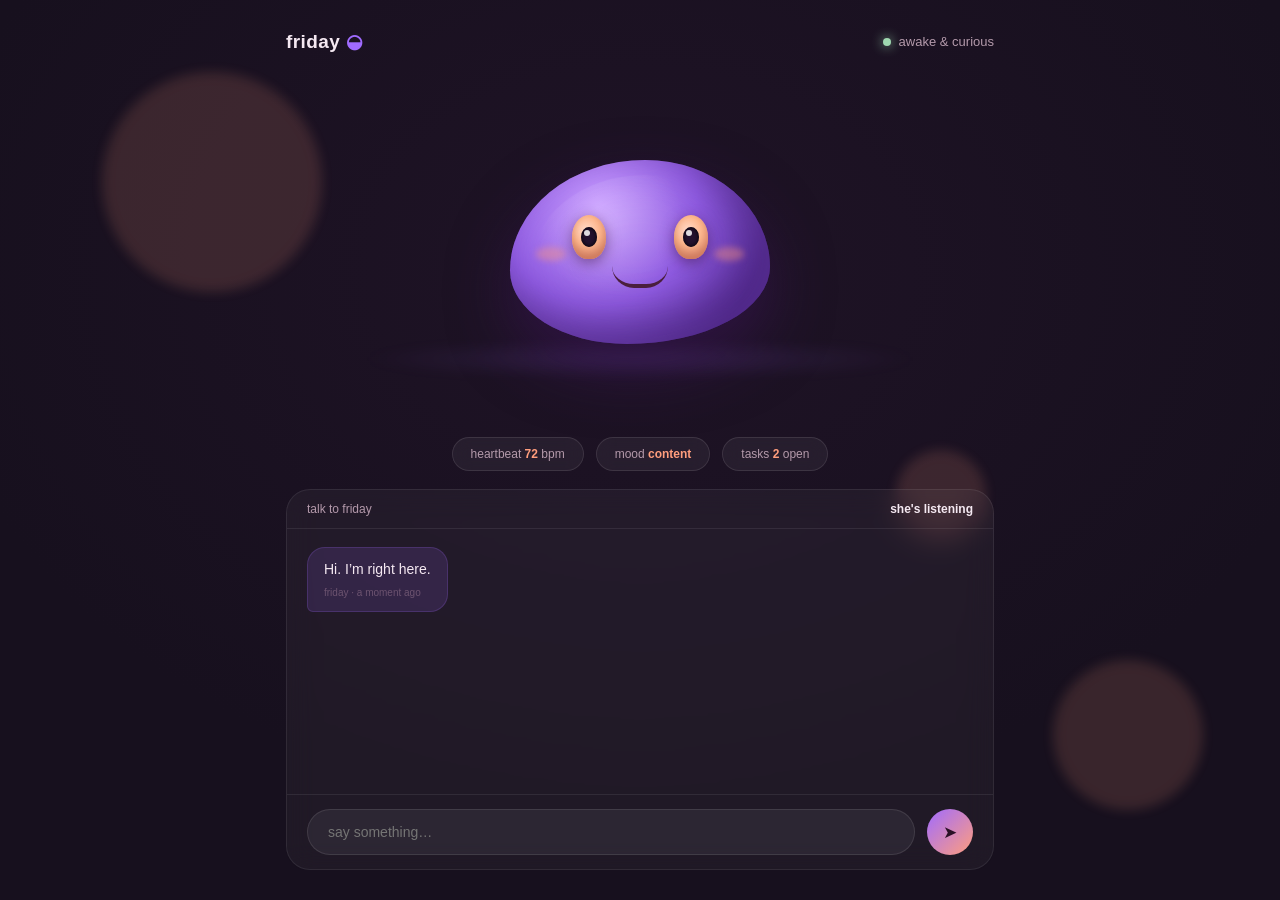
<file: designs/04-living-orb.html>
<!DOCTYPE html>
<html lang="en">
<head>
<meta charset="UTF-8">
<meta name="viewport" content="width=device-width, initial-scale=1.0">
<title>FRIDAY — Living Orb</title>
<style>
/* ═══════════════════════════════════════════════════════════════════════
   DESIGN 04 · ORGANIC LIVING ORB
   Not a machine — a presence. A soft-bodied creature that breathes, blinks,
   watches your cursor, dozes off, and perks up when you speak.
   Warm twilight palette, no sharp corners, no chrome.
   ═══════════════════════════════════════════════════════════════════════ */
:root{
  --bg:#17101e; --bg2:#1f1326;
  --plum:#a06bff; --peach:#ff9e7d; --cream:#ffe9dc; --moss:#9fd8b0;
  --text:#f5e9f2; --dim:#b49aab; --mute:#6d5470;
  --font:'Nunito','Avenir Next','Segoe UI',sans-serif;
}
*{margin:0;padding:0;box-sizing:border-box}
html,body{height:100%}
body{
  background:radial-gradient(1200px 900px at 50% 30%,var(--bg2) 0%,var(--bg) 60%);
  font-family:var(--font);color:var(--text);overflow:hidden;
}
/* ambient floating motes */
.mote{position:fixed;border-radius:50%;background:var(--peach);opacity:.15;filter:blur(6px);pointer-events:none;
  animation:floaty 14s ease-in-out infinite;z-index:0}
@keyframes floaty{0%,100%{transform:translate(0,0)}50%{transform:translate(30px,-40px)}}

.shell{position:relative;z-index:5;height:100vh;max-width:760px;margin:0 auto;
  display:flex;flex-direction:column;padding:30px 26px}

/* ── header ── */
.top{display:flex;justify-content:space-between;align-items:center}
.top .name{font-size:19px;font-weight:800;letter-spacing:.4px}
.top .name i{font-style:normal;color:var(--plum)}
.top .state{font-size:13px;color:var(--dim);display:flex;align-items:center;gap:8px}
.top .state i{width:8px;height:8px;border-radius:50%;background:var(--moss);box-shadow:0 0 12px var(--moss);animation:pulse 3s ease-in-out infinite}
@keyframes pulse{0%,100%{opacity:.4;transform:scale(.85)}50%{opacity:1;transform:scale(1.15)}}

/* ── creature stage ── */
.stage{flex:1;display:grid;place-items:center;position:relative;min-height:320px}
.ground{position:absolute;left:10%;right:10%;bottom:14%;height:40px;
  background:radial-gradient(ellipse at center,rgba(160,107,255,.16),transparent 70%);filter:blur(6px)}

/* the creature */
.creature{width:260px;height:230px;position:relative;cursor:pointer;animation:settle 1.2s ease}
@keyframes settle{from{transform:scale(.6) translateY(30px);opacity:0}}
.body{position:absolute;left:0;right:0;top:14%;bottom:6%;border-radius:52% 48% 55% 45% / 60% 58% 42% 40%;
  background:radial-gradient(circle at 34% 26%,#cba0ff 0%,#8f5be0 45%,#5a2f9e 78%);
  box-shadow:0 26px 60px rgba(60,20,90,.55),0 0 80px rgba(160,107,255,.28) inset,
             inset -22px -18px 40px rgba(40,10,70,.5);
  animation:breathe 5.2s ease-in-out infinite}
@keyframes breathe{
  0%,100%{border-radius:52% 48% 55% 45% / 60% 58% 42% 40%;transform:scale(1)}
  33%{border-radius:48% 52% 45% 55% / 55% 55% 45% 45%;transform:scale(1.035,.97)}
  66%{border-radius:55% 45% 50% 50% / 50% 52% 48% 50%;transform:scale(.98,1.03)}
}
.body::after{content:"";position:absolute;inset:8%;border-radius:inherit;
  background:radial-gradient(circle at 36% 30%,rgba(255,255,255,.22),transparent 42%);opacity:.8}

/* eyes */
.eye{position:absolute;top:38%;width:34px;height:44px;z-index:2}
.eye.l{left:24%}.eye.r{right:24%}
.eye .lid{position:absolute;inset:0;border-radius:50% 50% 45% 45%;
  background:radial-gradient(circle at 40% 35%,#ffd9c9 0%,#ffb98f 40%,#e89a7c 75%);
  box-shadow:0 4px 14px rgba(60,20,60,.5),inset 0 -6px 10px rgba(180,90,60,.5);
  animation:blink 6.5s infinite}
@keyframes blink{0%,96%,100%{transform:scaleY(1)}97%{transform:scaleY(.06)}}
.eye .pupil{position:absolute;left:50%;top:50%;width:16px;height:20px;margin:-10px 0 0 -8px;
  border-radius:50%;background:#24122e;box-shadow:inset 0 0 4px #000}
.eye .pupil::after{content:"";position:absolute;left:3px;top:3px;width:6px;height:6px;border-radius:50%;
  background:rgba(255,255,255,.85)}

/* mouth — changes expression */
.mouth{position:absolute;top:60%;left:50%;transform:translateX(-50%);width:56px;height:22px;z-index:2;
  border-bottom:4px solid #4a1f3d;border-radius:0 0 40px 40px;transition:.5s}
.creature.happy .mouth{border-bottom-color:transparent;border-top:4px solid #4a1f3d;border-radius:40px 40px 0 0;transform:translateX(-50%) translateY(-6px)}
.creature.doze .mouth{border-bottom:4px dotted #4a1f3d;width:30px}

/* cheeks */
.cheek{position:absolute;top:52%;width:30px;height:14px;border-radius:50%;background:rgba(255,150,120,.4);filter:blur(3px)}
.cheek.l{left:10%}.cheek.r{right:10%}

/* thought bubble */
.bubble{position:absolute;top:6%;right:2%;background:rgba(255,255,255,.08);border:1px solid rgba(255,255,255,.14);
  border-radius:18px;padding:10px 14px;font-size:13px;color:var(--cream);opacity:0;transition:.5s;backdrop-filter:blur(8px);max-width:200px}
.bubble.show{opacity:1}

/* ── status chips ── */
.chips{display:flex;justify-content:center;gap:12px;padding:4px 0 18px}
.chip{font-size:12px;color:var(--dim);padding:9px 18px;border-radius:999px;background:rgba(255,255,255,.05);
  border:1px solid rgba(255,255,255,.1);backdrop-filter:blur(8px);transition:.25s}
.chip b{color:var(--peach);font-weight:700}

/* ── conversation ── */
.chat{flex:1;display:flex;flex-direction:column;background:rgba(255,255,255,.04);
  border:1px solid rgba(255,255,255,.08);border-radius:24px;backdrop-filter:blur(14px);
  overflow:hidden;min-height:200px}
.chat-hd{padding:12px 20px;border-bottom:1px solid rgba(255,255,255,.08);font-size:12px;color:var(--dim);
  display:flex;justify-content:space-between}
.chat-hd b{color:var(--text);font-weight:700}
.msgs{flex:1;overflow-y:auto;padding:18px 20px;display:flex;flex-direction:column;gap:12px}
.msgs::-webkit-scrollbar{width:6px}.msgs::-webkit-scrollbar-thumb{background:rgba(255,255,255,.12);border-radius:3px}
.msg{max-width:80%;padding:11px 16px;border-radius:18px;font-size:14px;line-height:1.5;animation:rise .35s ease}
@keyframes rise{from{opacity:0;transform:translateY(8px)}}
.msg.f{background:rgba(160,107,255,.14);border:1px solid rgba(160,107,255,.2);border-bottom-left-radius:6px;align-self:flex-start}
.msg.u{background:rgba(255,255,255,.07);border:1px solid rgba(255,255,255,.1);border-bottom-right-radius:6px;align-self:flex-end}
.msg small{display:block;font-size:10px;color:var(--mute);margin-top:5px}
.say{display:flex;gap:12px;padding:14px 20px;border-top:1px solid rgba(255,255,255,.08)}
.say input{flex:1;background:rgba(255,255,255,.06);border:1px solid rgba(255,255,255,.1);border-radius:999px;
  padding:12px 20px;color:var(--text);font-size:14px;font-family:var(--font);outline:none;transition:.25s}
.say input:focus{border-color:var(--plum);box-shadow:0 0 0 4px rgba(160,107,255,.18)}
.say button{width:46px;height:46px;border-radius:50%;border:none;cursor:pointer;flex-shrink:0;
  background:linear-gradient(135deg,var(--plum),var(--peach));color:#2a1026;font-size:17px;transition:.25s}
.say button:hover{transform:scale(1.08)}
.typing{display:flex;gap:5px;padding:10px 6px}
.typing i{width:7px;height:7px;border-radius:50%;background:var(--peach);animation:bob 1s infinite}
.typing i:nth-child(2){animation-delay:.15s}.typing i:nth-child(3){animation-delay:.3s}
@keyframes bob{0%,100%{transform:translateY(0);opacity:.35}50%{transform:translateY(-5px);opacity:1}}
</style>
</head>
<body>
<div class="mote" style="width:220px;height:220px;top:8%;left:8%"></div>
<div class="mote" style="width:150px;height:150px;bottom:10%;right:6%"></div>
<div class="mote" style="width:90px;height:90px;top:50%;left:70%"></div>

<div class="shell">
  <div class="top">
    <div class="name">friday <i>◒</i></div>
    <div class="state"><i></i><span id="moodLabel">awake & curious</span></div>
  </div>

  <div class="stage">
    <div class="ground"></div>
    <div class="bubble" id="bubble">👋</div>
    <div class="creature" id="creature">
      <div class="body"></div>
      <div class="cheek l"></div><div class="cheek r"></div>
      <div class="eye l"><div class="lid"></div><div class="pupil" id="pupilL"></div></div>
      <div class="eye r"><div class="lid"></div><div class="pupil" id="pupilR"></div></div>
      <div class="mouth"></div>
    </div>
  </div>

  <div class="chips">
    <div class="chip">heartbeat <b id="hb">72</b> bpm</div>
    <div class="chip">mood <b id="mood">content</b></div>
    <div class="chip">tasks <b id="taskC">2</b> open</div>
  </div>

  <div class="chat">
    <div class="chat-hd"><span>talk to friday</span><b>she's listening</b></div>
    <div class="msgs" id="msgs"></div>
    <div class="say">
      <input id="cmd" placeholder="say something…" autocomplete="off">
      <button id="send">➤</button>
    </div>
  </div>
</div>

<script>
/* ── creature reactions ── */
const creature=document.getElementById('creature');
const moods={awake:'awake & curious',happy:'she liked that',doze:'dozing off…',thinking:'thinking…'};
function setMood(k,bubbleTxt){
  const c=creature;
  c.classList.remove('happy','doze');
  if(k==='happy')c.classList.add('happy');
  if(k==='doze')c.classList.add('doze');
  document.getElementById('moodLabel').textContent=moods[k];
  if(bubbleTxt){const b=document.getElementById('bubble');b.textContent=bubbleTxt;b.classList.add('show');
    setTimeout(()=>b.classList.remove('show'),2600);}
  if(k==='thinking')document.getElementById('mood').textContent='thinking';
  else document.getElementById('mood').textContent=k;
}
/* pupil follows cursor */
const pupL=document.getElementById('pupilL'),pupR=document.getElementById('pupilR');
const stage=document.querySelector('.stage');
stage.addEventListener('mousemove',e=>{
  const r=stage.getBoundingClientRect();
  let dx=((e.clientX-r.left)/r.width-.5)*2,dy=((e.clientY-r.top)/r.height-.5)*2;
  dx=Math.max(-1,Math.min(1,dx));dy=Math.max(-1,Math.min(1,dy));
  pupL.style.transform=`translate(${dx*6}px,${dy*7}px)`;
  pupR.style.transform=`translate(${dx*6}px,${dy*7}px)`;
});
/* creature idle wander — occasional blinks & moods */
let idleTimer;
function idle(){
  const r=Math.random();
  if(r<.25){setMood('happy','*nuzzles closer*');}
  else if(r<.45){setMood('awake');}
  idleTimer=setTimeout(idle,6000+Math.random()*7000);
}
idle();

/* ── chat ── */
const msgs=document.getElementById('msgs');
function push(s,t,tag){const m=document.createElement('div');m.className='msg '+s;
  m.innerHTML=t+(tag?`<small>${tag}</small>`:'');msgs.appendChild(m);msgs.scrollTop=msgs.scrollHeight;}
push('f','Hi. I’m right here.','friday · a moment ago');
const RESP=[
 'That’s nice. Tell me more?',
 'I’d like that. What are we doing today?',
 'Mmm. I’ve tucked that away in memory so it stays.',
 'Want me to take care of anything while we talk?',
 'I was getting a little sleepy, but you woke me up. That’s okay.'
];
const go=()=>{const i=document.getElementById('cmd'),t=i.value.trim();if(!t)return;
  push('u',t);i.value='';
  setMood('thinking','*perks up*');setMood('thinking');
  const ty=document.createElement('div');ty.className='typing';ty.innerHTML='<i></i><i></i><i></i>';msgs.appendChild(ty);msgs.scrollTop=msgs.scrollHeight;
  setTimeout(()=>{ty.remove();
    const r=Math.random();
    if(r<.5)setMood('happy','*smiles*');
    else setMood('awake');
    push('f',RESP[Math.floor(Math.random()*RESP.length)],'friday · just now');
  },1100+Math.random()*900);};
document.getElementById('send').addEventListener('click',go);
document.getElementById('cmd').addEventListener('keydown',e=>{if(e.key==='Enter')go();});
document.getElementById('cmd').addEventListener('focus',()=>{setMood('awake','*wakes up*');});
document.getElementById('cmd').addEventListener('blur',()=>{idleTimer=setTimeout(idle,6000);});

/* ── heartbeat & tasks sim ── */
setInterval(()=>{document.getElementById('hb').textContent=Math.round(66+Math.random()*14);},1400);
setTimeout(()=>setMood('doze','*zzz…*'),22000);
setTimeout(()=>{setMood('awake','*yawns* oh, hi');},30000);
</script>
</body>
</html>
</file>
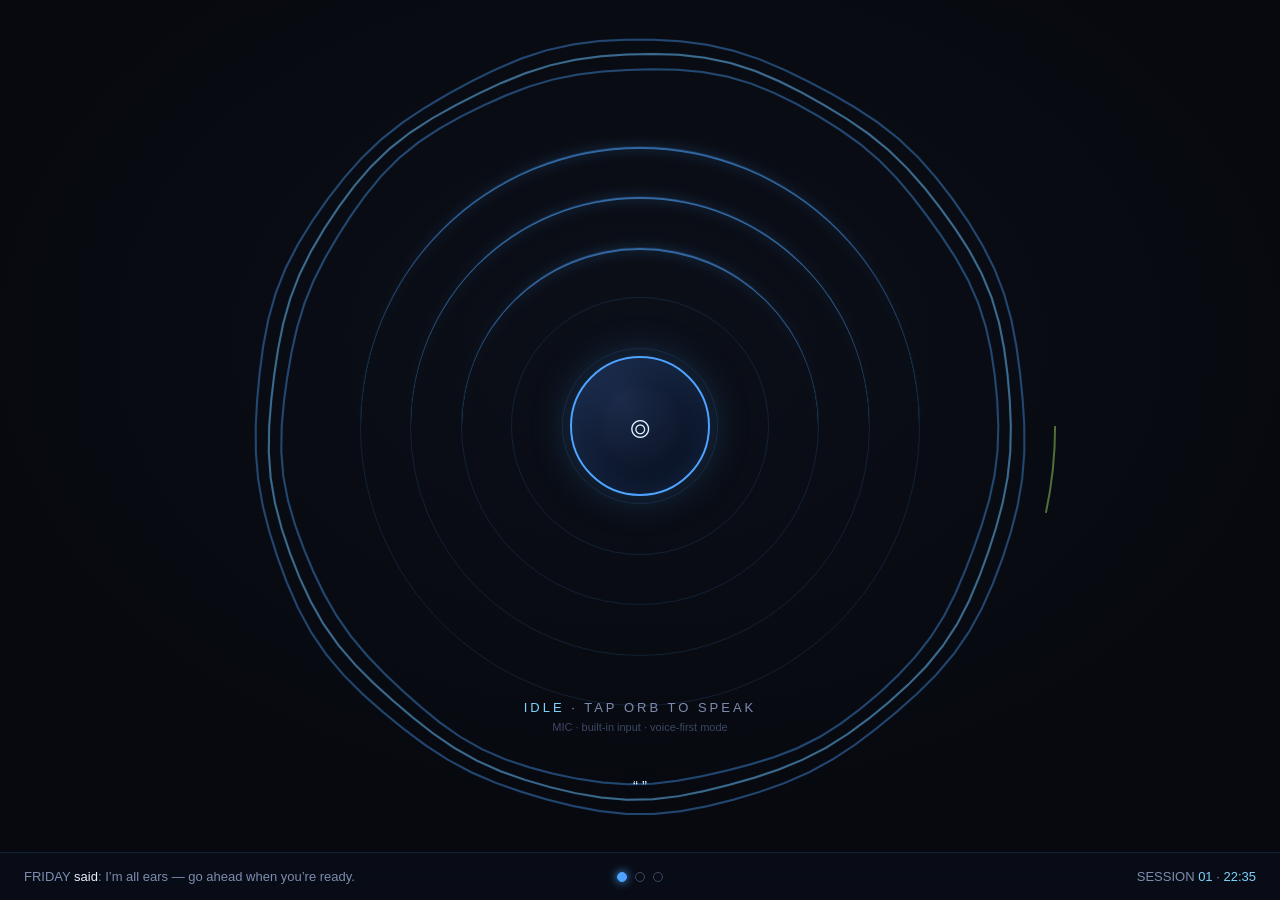
<file: designs/05-voice-first-radial.html>
<!DOCTYPE html>
<html lang="en">
<head>
<meta charset="UTF-8">
<meta name="viewport" content="width=device-width, initial-scale=1.0">
<title>FRIDAY — Voice-First Radial</title>
<style>
/* ═══════════════════════════════════════════════════════════════════════
   DESIGN 05 · RADIAL VOICE-FIRST ORB
   Built for the ear. One glowing orb at the center, concentric acoustic
   rings, live waveform when you talk, transcription ticker. Push-to-talk.
   Deep charcoal + electric blue, high contrast, minimal chrome.
   ═══════════════════════════════════════════════════════════════════════ */
:root{
  --bg:#07090f; --bg2:#0b0f18;
  --blue:#4da3ff; --blue2:#7dd3fc; --ice:#dff3ff; --lime:#b8f36b;
  --text:#e8f1ff; --dim:#7d8db0; --mute:#3c4763;
  --mono:'Space Grotesk','Avenir Next','Segoe UI',sans-serif;
}
*{margin:0;padding:0;box-sizing:border-box}
html,body{height:100%}
body{background:radial-gradient(1000px 700px at 50% 38%,var(--bg2) 0%,var(--bg) 70%);
  font-family:var(--mono);color:var(--text);overflow:hidden}

/* ── stage ── */
.stage{height:100vh;display:grid;grid-template-rows:1fr auto;position:relative}

.orbit-area{position:relative;display:grid;place-items:center;min-height:0}

/* ── concentric rings (pure CSS ambience) ── */
.rings{position:absolute;width:min(74vmin,560px);aspect-ratio:1;pointer-events:none}
.ring{position:absolute;border-radius:50%;border:1px solid rgba(77,163,255,.14)}
.ring.r1{inset:0}
.ring.r2{inset:9%}
.ring.r3{inset:18%}
.ring.r4{inset:27%}
.ring.r5{inset:36%}
.ring.r1::after,.ring.r2::after,.ring.r3::after{content:"";position:absolute;inset:0;border-radius:50%;
  border-top:2px solid var(--blue);filter:drop-shadow(0 0 6px var(--blue));opacity:.6}
.ring.r1::after{animation:spin 26s linear infinite}
.ring.r2::after{animation:spin 19s linear infinite reverse}
.ring.r3::after{animation:spin 14s linear infinite}
@keyframes spin{to{transform:rotate(360deg)}}

/* tick marks on rings */
.ring .tick{position:absolute;width:2px;height:6px;background:rgba(77,163,255,.35);
  left:50%;top:0;transform-origin:0 50%}
.ring.r1 .tick{top:-2px}
.ring.r4 .tick{height:4px;background:rgba(125,211,252,.25)}

/* ── waveform canvas ── */
#wave{position:absolute;inset:0;width:100%;height:100%;opacity:.85;pointer-events:none}

/* ── push-to-talk core ── */
.core{position:relative;z-index:5;display:grid;place-items:center}
.pulse{position:absolute;width:150px;height:150px;border-radius:50%;
  background:radial-gradient(circle,rgba(77,163,255,.25),transparent 65%);
  animation:pulse 3.2s ease-out infinite;pointer-events:none}
@keyframes pulse{0%{transform:scale(.8);opacity:.8}100%{transform:scale(2.4);opacity:0}}
.ptt{width:140px;height:140px;border-radius:50%;border:2px solid var(--blue);cursor:pointer;
  background:radial-gradient(circle at 35% 30%,#1c2b4a,#0a1224 70%);
  display:grid;place-items:center;position:relative;transition:.25s;outline:none;
  box-shadow:0 0 40px rgba(77,163,255,.25),inset 0 0 30px rgba(77,163,255,.15)}
.ptt:hover{transform:scale(1.04);box-shadow:0 0 60px rgba(77,163,255,.4)}
.ptt:active,.ptt.listening{transform:scale(.97);border-color:var(--lime);
  box-shadow:0 0 70px rgba(184,243,107,.5),inset 0 0 40px rgba(184,243,107,.3)}
.ptt .icon{font-size:34px;color:var(--ice);transition:.2s}
.ptt.listening .icon{color:var(--lime);animation:talkPulse 1s infinite}
@keyframes talkPulse{0%,100%{transform:scale(1)}50%{transform:scale(.9)}}

/* ── status text under orb ── */
.status{position:absolute;bottom:14%;left:0;right:0;text-align:center;z-index:5}
.status .state{font-size:13px;letter-spacing:3px;color:var(--dim);text-transform:uppercase}
.status .state b{color:var(--blue2);font-weight:500}
.status .micro{font-size:11px;color:var(--mute);margin-top:6px}

/* ── transcription ticker ── */
.ticker{position:absolute;bottom:6%;left:50%;transform:translateX(-50%);width:min(80%,560px);
  text-align:center;font-size:15px;color:var(--ice);min-height:24px;z-index:5;
  font-family:var(--mono);text-shadow:0 0 14px rgba(125,211,252,.4)}

/* ── bottom dock ── */
.dock{background:rgba(10,15,26,.7);backdrop-filter:blur(20px);border-top:1px solid rgba(77,163,255,.15);
  padding:16px 24px;display:grid;grid-template-columns:1fr auto 1fr;gap:14px;align-items:center}
.dock .transcript{font-size:13px;color:var(--dim);overflow:hidden;white-space:nowrap;text-overflow:ellipsis}
.dock .transcript b{color:var(--text);font-weight:500}
.dock .clock{font-size:13px;color:var(--dim);text-align:right;font-family:var(--mono)}
.dock .clock b{color:var(--blue2);font-weight:500}
.modes{display:flex;gap:8px}
.mode{width:10px;height:10px;border-radius:50%;border:1px solid var(--mute);cursor:pointer;transition:.25s}
.mode.on{background:var(--blue);border-color:var(--blue);box-shadow:0 0 10px var(--blue)}
.mode:hover{transform:scale(1.3)}
</style>
</head>
<body>
<div class="stage">
  <div class="orbit-area">
    <div class="rings" id="rings">
      <div class="ring r1"></div>
      <div class="ring r2"></div>
      <div class="ring r3"></div>
      <div class="ring r4"></div>
      <div class="ring r5"></div>
    </div>
    <canvas id="wave"></canvas>

    <div class="core">
      <div class="pulse"></div>
      <button class="ptt" id="ptt" title="Hold to talk">
        <span class="icon">⌾</span>
      </button>
    </div>

    <div class="status">
      <div class="state" id="state"><b>IDLE</b> · tap orb to speak</div>
      <div class="micro">MIC · built-in input · voice-first mode</div>
    </div>

    <div class="ticker" id="ticker">“ ”</div>
  </div>

  <div class="dock">
    <div class="transcript">FRIDAY <b>said</b>: I’m all ears — go ahead when you’re ready.</div>
    <div class="modes">
      <div class="mode on" title="voice"></div>
      <div class="mode" title="focus"></div>
      <div class="mode" title="quiet"></div>
    </div>
    <div class="clock">SESSION <b id="sess">01</b> · <b id="clock">00:00</b></div>
  </div>
</div>

<script>
/* ── state machine: idle → listening → thinking → speaking ── */
let state='idle';
const ptt=document.getElementById('ptt');
const stateEl=document.getElementById('state');
const ticker=document.getElementById('ticker');
const wave=document.getElementById('wave'),x=wave.getContext('2d');
let holding=false,waveAmp=0;

function setState(s){
  state=s;
  const map={idle:'<b>IDLE</b> · tap orb to speak',listening:'<b>LISTENING</b> · speak now',
    thinking:'<b>THINKING</b> …',speaking:'<b>FRIDAY</b> is speaking'};
  stateEl.innerHTML=map[s];
  ptt.classList.toggle('listening',s==='listening');
  const ico=ptt.querySelector('.icon');ico.textContent=s==='listening'?'●':'⌾';
}

/* push to talk */
ptt.addEventListener('mousedown',()=>{holding=true;setState('listening');
  waveAmp=0;fakeListening();});
window.addEventListener('mouseup',()=>{
  if(!holding)return;holding=false;
  setState('thinking');
  setTimeout(()=>{
    const LINES=[
      '“Got it. I’ve scheduled that for tomorrow at 10.”',
      '“Sure — I found the file you mentioned and opened it.”',
      '“The meeting’s at 2. Want a reminder?”',
      '“All quiet. Anything else on your mind?”'
    ];
    ticker.textContent=LINES[Math.floor(Math.random()*LINES.length)];
    setState('speaking');waveAmp=.7;
    setTimeout(()=>{setState('idle');ticker.textContent='“ ”';},2600);
  },1300);
});

/* simulated live waveform */
let lv=0;
function fakeListening(){
  if(!holding)return;
  lv=0;
  const buf=[];for(let i=0;i<32;i++)buf.push(0);
  (function sample(){
    if(!holding)return;
    buf.shift();buf.push(.5+Math.random()*.5);
    // average to waveAmp
    let sum=0;buf.forEach(v=>sum+=v);waveAmp=sum/buf.length*.9;
    setTimeout(sample,90);
  })();
  fakeTranscribe();
}
const PHRASES=['hey friday','open calendar','play some','low fi','add task','what time is it'];
function fakeTranscribe(){if(!holding)return;
  ticker.textContent='“'+PHRASES[Math.floor(Math.random()*PHRASES.length)]+' …”';
  setTimeout(fakeTranscribe,800);}

/* wave renderer */
function rz(){wave.width=wave.clientWidth*devicePixelRatio;wave.height=wave.clientHeight*devicePixelRatio;
  wave.style.width=wave.clientWidth+'px';wave.style.height=wave.clientHeight+'px';
  x.setTransform(devicePixelRatio,0,0,devicePixelRatio,0,0);}
window.addEventListener('resize',rz);rz();
const TAU=6.283;
function render(t){
  x.clearRect(0,0,wave.clientWidth,wave.clientHeight);
  const w=wave.clientWidth,h=wave.clientHeight,CX=w/2,CY=h/2;
  const R=Math.min(w,h)*0.42;
  const amp=state==='listening'?waveAmp:(state==='speaking'?Math.abs(Math.sin(t*.004))*.5+.2:(Math.sin(t*.002)+1)*.06);
  // waveform around circle
  x.lineWidth=2;
  for(let ringI=0;ringI<3;ringI++){
    const base=R+ringI*14;
    x.beginPath();
    const steps=90;
    for(let i=0;i<=steps;i++){
      const a=i/steps*TAU;
      const n=Math.sin(a*6+t*.008+ringI)*.5+Math.sin(a*13-t*.011)*.3;
      const rr=base+n*amp*30;
      const px=CX+Math.cos(a)*rr,py=CY+Math.sin(a)*rr;
      if(i===0)x.moveTo(px,py);else x.lineTo(px,py);
    }
    x.strokeStyle=ringI===1?`rgba(125,211,252,${.35+amp*.4})`:`rgba(77,163,255,${.25+amp*.3})`;
    x.shadowColor='#4da3ff';x.shadowBlur=8*amp;x.stroke();
  }
  x.shadowBlur=0;
  // rms meter ring
  x.beginPath();x.arc(CX,CY,R*1.16,0,Math.max(.05,amp*2));x.strokeStyle='rgba(184,243,107,.5)';x.lineWidth=2;x.stroke();
  requestAnimationFrame(render);
}
requestAnimationFrame(render);

/* ── clock & session ── */
setInterval(()=>{document.getElementById('clock').textContent=new Date().toLocaleTimeString([],{hour:'2-digit',minute:'2-digit',hour12:false});},1000);

/* ── mode dots ── */
document.querySelectorAll('.mode').forEach(m=>m.addEventListener('click',()=>{
  document.querySelectorAll('.mode').forEach(o=>o.classList.remove('on'));m.classList.add('on');}));
</script>
</body>
</html>
</file>
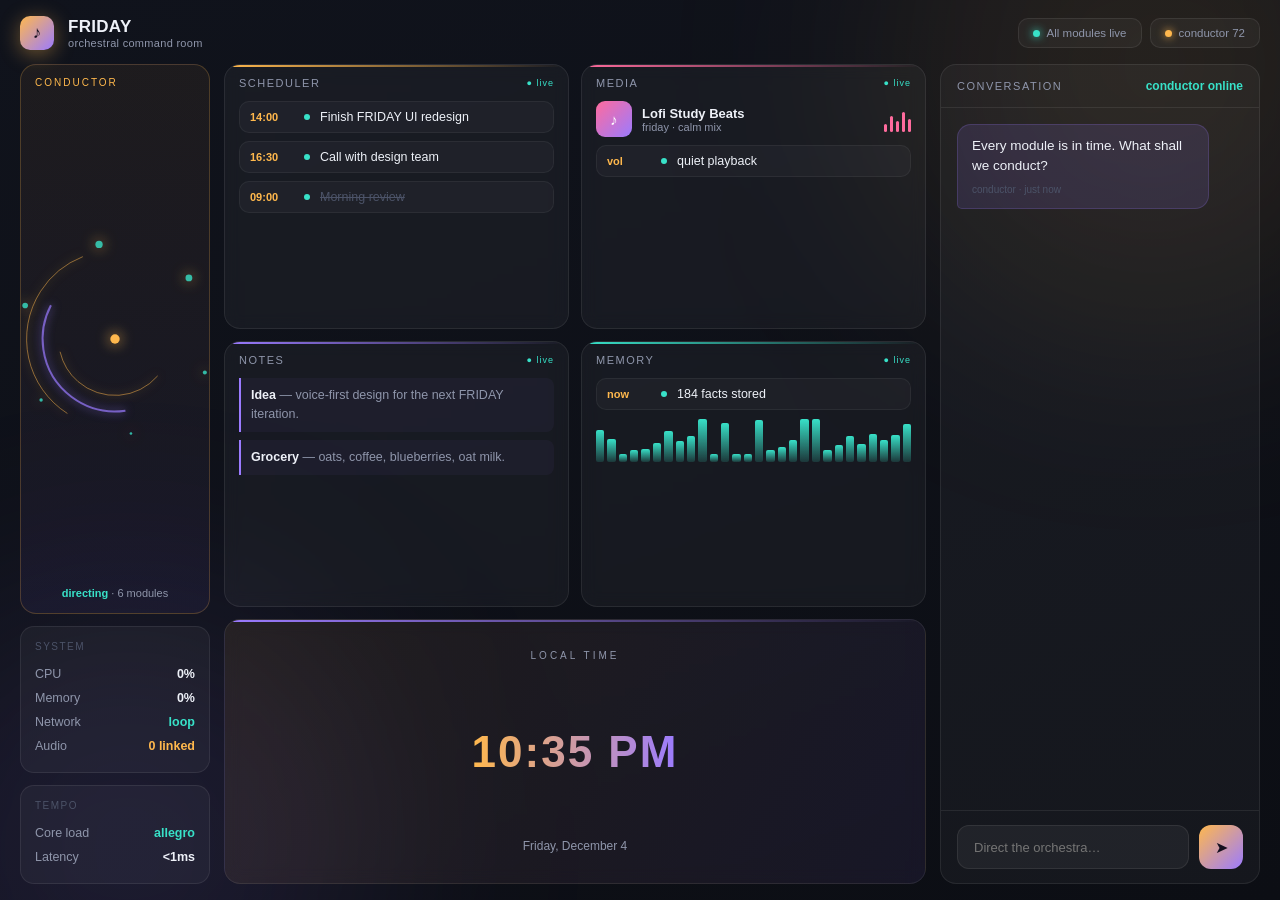
<file: designs/06-orchestral-dashboard.html>
<!DOCTYPE html>
<html lang="en">
<head>
<meta charset="UTF-8">
<meta name="viewport" content="width=device-width, initial-scale=1.0">
<title>FRIDAY — Orchestral Dashboard</title>
<style>
/* ═══════════════════════════════════════════════════════════════════════
   DESIGN 06 · ORCHESTRAL SPLIT DASHBOARD
   A living command room made of glass modules, all breathing together.
   Left rail = conductor (FRIDAY core). Center = live module grid
   (scheduler, media, notes, memory). Right = conversation + focus.
   Amber & violet conductor glow, deep graphite. Elegant and busy-alive.
   ═══════════════════════════════════════════════════════════════════════ */
:root{
  --bg:#0c0e14; --bg2:#10131c;
  --amber:#ffb84d; --violet:#9b7bff; --teal:#38e1c8; --rose:#ff6b9d;
  --text:#eef1f8; --dim:#8f96ab; --mute:#4c5368;
  --panel:rgba(255,255,255,.04); --stroke:rgba(255,255,255,.08);
  --font:'Manrope','Avenir Next','Segoe UI',sans-serif;
}
*{margin:0;padding:0;box-sizing:border-box}
html,body{height:100%}
body{background:linear-gradient(160deg,var(--bg2),var(--bg));color:var(--text);font-family:var(--font);overflow:hidden}
/* ambient breathing glow backdrop */
.glow{position:fixed;border-radius:50%;filter:blur(120px);pointer-events:none;z-index:0}
.g1{width:40vw;height:40vw;background:rgba(255,184,77,.10);top:-15vw;right:-10vw;animation:gpulse 12s ease-in-out infinite}
.g2{width:36vw;height:36vw;background:rgba(155,123,255,.12);bottom:-14vw;left:-8vw;animation:gpulse 16s ease-in-out infinite reverse}
@keyframes gpulse{0%,100%{opacity:.7;transform:scale(1)}50%{opacity:1;transform:scale(1.12)}}

.shell{position:relative;z-index:5;height:100vh;display:grid;grid-template-rows:auto 1fr;padding:16px 20px;gap:14px}

/* ── header ── */
.hdr{display:flex;align-items:center;gap:14px}
.baton{width:34px;height:34px;border-radius:10px;display:grid;place-items:center;
  background:linear-gradient(135deg,var(--amber),var(--violet));color:#140f1e;font-size:17px;
  box-shadow:0 4px 20px rgba(255,184,77,.4)}
.hdr h1{font-size:17px;font-weight:700;letter-spacing:.3px}
.hdr small{display:block;font-size:11px;color:var(--dim);font-weight:500}
.hdr .sp{flex:1}
.hdr .pills{display:flex;gap:8px}
.pill{font-size:11.5px;color:var(--dim);padding:8px 14px;border:1px solid var(--stroke);
  border-radius:10px;background:var(--panel);display:flex;align-items:center;gap:7px}
.pill i{width:7px;height:7px;border-radius:50%;background:var(--teal);box-shadow:0 0 8px var(--teal);animation:pulse 2.6s infinite}
.pill.amber i{background:var(--amber);box-shadow:0 0 8px var(--amber)}
@keyframes pulse{0%,100%{opacity:.4}50%{opacity:1}}

/* ── body 3 zones ── */
.body{display:grid;grid-template-columns:190px 1fr 320px;gap:14px;min-height:0}

/* ── left rail: conductor modules ── */
.rail{display:flex;flex-direction:column;gap:12px;min-height:0}
.conductor{flex:1;border:1px solid rgba(255,184,77,.22);border-radius:16px;background:linear-gradient(180deg,rgba(255,184,77,.06),rgba(155,123,255,.06));
  display:grid;place-items:center;position:relative;overflow:hidden}
.conductor canvas{position:absolute;inset:0;width:100%;height:100%}
.conductor .tag{position:absolute;top:12px;left:14px;font-size:10px;letter-spacing:2px;color:var(--amber);text-transform:uppercase}
.conductor .core-state{position:absolute;bottom:14px;left:0;right:0;text-align:center;font-size:11px;color:var(--dim)}
.conductor .core-state b{color:var(--teal);font-weight:600}

.mini{background:var(--panel);border:1px solid var(--stroke);border-radius:14px;padding:14px}
.mini .mk{font-size:10px;letter-spacing:1.5px;color:var(--mute);text-transform:uppercase;margin-bottom:10px}
.mini .row{display:flex;justify-content:space-between;align-items:center;padding:5px 0;font-size:12.5px;color:var(--dim)}
.mini .row b{color:var(--text);font-weight:600}
.mini .row .ok{color:var(--teal)}.mini .row .warn{color:var(--amber)}

/* ── center grid of live modules ── */
.modules{display:grid;grid-template-columns:1fr 1fr;grid-auto-rows:minmax(0,1fr);gap:12px;min-height:0}
.mod{background:var(--panel);border:1px solid var(--stroke);border-radius:16px;overflow:hidden;
  display:flex;flex-direction:column;position:relative;transition:.25s;backdrop-filter:blur(8px)}
.mod:hover{border-color:rgba(255,255,255,.16);transform:translateY(-1px)}
.mod::before{content:"";position:absolute;top:0;left:0;right:0;height:2px;
  background:linear-gradient(90deg,var(--ac,var(--violet)),transparent)}
.mod-hd{display:flex;justify-content:space-between;align-items:center;padding:12px 14px 8px}
.mod-hd .t{font-size:11px;letter-spacing:1.5px;color:var(--dim);text-transform:uppercase}
.mod-hd .live{font-size:9px;color:var(--teal);letter-spacing:1px;animation:blink 2s steps(2) infinite}
@keyframes blink{50%{opacity:.25}}
.mod-bd{padding:4px 14px 14px;flex:1;overflow:hidden;display:flex;flex-direction:column;gap:8px}

/* scheduler items */
.item{display:flex;align-items:center;gap:10px;padding:8px 10px;border-radius:10px;background:rgba(255,255,255,.03);
  border:1px solid rgba(255,255,255,.05);font-size:12.5px}
.item .tm{font-family:var(--font);font-size:11px;color:var(--amber);font-weight:700;width:44px}
.item .tx{flex:1;color:var(--text)}
.item.done .tx{color:var(--mute);text-decoration:line-through}
.item .dot{width:6px;height:6px;border-radius:50%;background:var(--teal)}

/* media bars */
.song{display:flex;gap:10px;align-items:center}
.art{width:36px;height:36px;border-radius:9px;background:linear-gradient(135deg,var(--rose),var(--violet));display:grid;place-items:center;font-size:15px;color:#fff}
.song .tt{font-size:13px;font-weight:600}
.song .ar{font-size:11px;color:var(--dim)}
.eq{display:flex;gap:3px;align-items:flex-end;height:26px;margin-left:auto}
.eq i{width:3px;border-radius:2px;background:var(--rose);animation:eq 1s ease-in-out infinite}
.eq i:nth-child(1){height:8px}.eq i:nth-child(2){height:16px;animation-delay:.1s}
.eq i:nth-child(3){height:11px;animation-delay:.25s}.eq i:nth-child(4){height:20px;animation-delay:.15s}
.eq i:nth-child(5){height:13px;animation-delay:.3s}
@keyframes eq{0%,100%{height:6px;opacity:.5}50%{height:22px;opacity:1}}

/* notes */
.note{font-size:12.5px;color:var(--dim);line-height:1.5;padding:8px 10px;border-left:2px solid var(--violet);background:rgba(155,123,255,.05);border-radius:0 8px 8px 0}
.note b{color:var(--text);font-weight:600}

/* memory sparkline */
.spark{display:flex;align-items:flex-end;gap:3px;height:44px}
.spark i{flex:1;border-radius:2px;background:linear-gradient(180deg,var(--teal),rgba(56,225,200,.15));min-height:4px;animation:spark .6s ease;transform-origin:bottom}
@keyframes spark{from{transform:scaleY(.2)}}

/* clock tile in grid */
.clock-mod{grid-column:1/-1;display:grid;place-items:center;background:linear-gradient(120deg,rgba(255,184,77,.08),rgba(155,123,255,.08))}
.clock-mod .t{font-size:10px;letter-spacing:3px;color:var(--dim);text-transform:uppercase}
.clock-mod .big{font-size:44px;font-weight:800;letter-spacing:2px;background:linear-gradient(90deg,var(--amber),var(--violet));-webkit-background-clip:text;background-clip:text;color:transparent;margin:6px 0 2px}
.clock-mod .date{font-size:12px;color:var(--dim)}

/* ── right: conversation ── */
.chat-panel{background:var(--panel);border:1px solid var(--stroke);border-radius:16px;display:flex;flex-direction:column;overflow:hidden;min-height:0}
.chat-panel .hd{display:flex;align-items:center;justify-content:space-between;padding:14px 16px;border-bottom:1px solid var(--stroke)}
.chat-panel .hd .t{font-size:11px;letter-spacing:1.5px;color:var(--dim);text-transform:uppercase}
.chat-panel .hd b{font-size:12px;color:var(--teal);font-weight:600}
.msgs{flex:1;overflow-y:auto;padding:16px;display:flex;flex-direction:column;gap:10px}
.msgs::-webkit-scrollbar{width:6px}.msgs::-webkit-scrollbar-thumb{background:rgba(255,255,255,.12);border-radius:3px}
.msg{max-width:88%;padding:11px 14px;border-radius:14px;font-size:13.5px;line-height:1.5;animation:rise .3s ease}
@keyframes rise{from{opacity:0;transform:translateY(8px)}}
.msg.f{background:rgba(155,123,255,.13);border:1px solid rgba(155,123,255,.2);border-bottom-left-radius:5px;align-self:flex-start}
.msg.u{background:rgba(255,255,255,.06);border:1px solid var(--stroke);border-bottom-right-radius:5px;align-self:flex-end}
.msg small{display:block;font-size:10px;color:var(--mute);margin-top:5px}
.typing{display:flex;gap:4px;padding:10px 6px}
.typing i{width:6px;height:6px;border-radius:50%;background:var(--violet);animation:bob 1s infinite}
.typing i:nth-child(2){animation-delay:.15s}.typing i:nth-child(3){animation-delay:.3s}
@keyframes bob{0%,100%{transform:translateY(0);opacity:.35}50%{transform:translateY(-4px);opacity:1}}
.compose{display:flex;gap:10px;padding:14px 16px;border-top:1px solid var(--stroke)}
.compose input{flex:1;background:rgba(255,255,255,.05);border:1px solid var(--stroke);border-radius:12px;
  padding:12px 16px;color:var(--text);font-size:13px;font-family:var(--font);outline:none;transition:.25s}
.compose input:focus{border-color:var(--amber);box-shadow:0 0 0 4px rgba(255,184,77,.12)}
.compose button{width:44px;height:44px;border-radius:12px;border:none;cursor:pointer;flex-shrink:0;
  background:linear-gradient(135deg,var(--amber),var(--violet));color:#140f1e;font-size:16px;transition:.25s}
.compose button:hover{transform:scale(1.06)}
</style>
</head>
<body>
<div class="glow g1"></div><div class="glow g2"></div>

<div class="shell">
  <header class="hdr">
    <div class="baton">♪</div>
    <h1>FRIDAY<small>orchestral command room</small></h1>
    <div class="sp"></div>
    <div class="pills">
      <div class="pill"><i></i><span>All modules live</span></div>
      <div class="pill amber"><i></i><span id="heartbeat">conductor 72</span></div>
    </div>
  </header>

  <div class="body">
    <!-- LEFT RAIL -->
    <aside class="rail">
      <div class="conductor">
        <div class="tag">Conductor</div>
        <canvas id="core"></canvas>
        <div class="core-state"><b id="coreState">directing</b> · 6 modules</div>
      </div>
      <div class="mini">
        <div class="mk">System</div>
        <div class="row"><span>CPU</span><b id="cpuV">0%</b></div>
        <div class="row"><span>Memory</span><b id="memV">0%</b></div>
        <div class="row"><span>Network</span><b class="ok">loop</b></div>
        <div class="row"><span>Audio</span><b class="warn">0 linked</b></div>
      </div>
      <div class="mini">
        <div class="mk">Tempo</div>
        <div class="row"><span>Core load</span><b class="ok" id="tempo">allegro</b></div>
        <div class="row"><span>Latency</span><b>&lt;1ms</b></div>
      </div>
    </aside>

    <!-- CENTER GRID -->
    <div class="modules">
      <div class="mod" style="--ac:var(--amber)">
        <div class="mod-hd"><span class="t">Scheduler</span><span class="live">● live</span></div>
        <div class="mod-bd">
          <div class="item"><span class="tm">14:00</span><span class="dot"></span><span class="tx">Finish FRIDAY UI redesign</span></div>
          <div class="item"><span class="tm">16:30</span><span class="dot"></span><span class="tx">Call with design team</span></div>
          <div class="item done"><span class="tm">09:00</span><span class="dot"></span><span class="tx">Morning review</span></div>
        </div>
      </div>

      <div class="mod" style="--ac:var(--rose)">
        <div class="mod-hd"><span class="t">Media</span><span class="live">● live</span></div>
        <div class="mod-bd">
          <div class="song"><div class="art">♪</div><div><div class="tt">Lofi Study Beats</div><div class="ar">friday · calm mix</div></div><div class="eq"><i></i><i></i><i></i><i></i><i></i></div></div>
          <div class="item"><span class="tm">vol</span><span class="dot"></span><span class="tx">quiet playback</span></div>
        </div>
      </div>

      <div class="mod" style="--ac:var(--violet)">
        <div class="mod-hd"><span class="t">Notes</span><span class="live">● live</span></div>
        <div class="mod-bd">
          <div class="note"><b>Idea</b> — voice-first design for the next FRIDAY iteration.</div>
          <div class="note"><b>Grocery</b> — oats, coffee, blueberries, oat milk.</div>
        </div>
      </div>

      <div class="mod" style="--ac:var(--teal)">
        <div class="mod-hd"><span class="t">Memory</span><span class="live">● live</span></div>
        <div class="mod-bd">
          <div class="item"><span class="tm">now</span><span class="dot"></span><span class="tx">184 facts stored</span></div>
          <div class="spark" id="spark"></div>
        </div>
      </div>

      <div class="mod clock-mod">
        <div class="t">Local time</div>
        <div class="big" id="clock">00:00</div>
        <div class="date" id="date">—</div>
      </div>
    </div>

    <!-- RIGHT: CONVERSATION -->
    <aside class="chat-panel">
      <div class="hd"><span class="t">Conversation</span><b>conductor online</b></div>
      <div class="msgs" id="msgs"></div>
      <div class="compose">
        <input id="cmd" placeholder="Direct the orchestra…" autocomplete="off">
        <button id="send">➤</button>
      </div>
    </aside>
  </div>
</div>

<script>
/* ── conductor core canvas ── */
const cv=document.getElementById('core'),x=cv.getContext('2d');
function rz(){cv.width=cv.clientWidth*devicePixelRatio;cv.height=cv.clientHeight*devicePixelRatio;
  cv.style.width=cv.clientWidth+'px';cv.style.height=cv.clientHeight+'px';
  x.setTransform(devicePixelRatio,0,0,devicePixelRatio,0,0);}
window.addEventListener('resize',rz);rz();
function drawCore(t){
  x.clearRect(0,0,cv.clientWidth,cv.clientHeight);
  const w=cv.clientWidth,h=cv.clientHeight,CX=w/2,CY=h/2,R=Math.min(w,h)*.30;
  // rotating baton arcs
  for(let i=0;i<3;i++){
    const start=t*.0006*(i+1),end=start+2.2;
    x.beginPath();x.arc(CX,CY,R+i*16,start,end);
    x.strokeStyle=i===1?'rgba(155,123,255,.7)':'rgba(255,184,77,.5)';
    x.lineWidth=i===1?2:1;x.shadowColor=i===1?'#9b7bff':'#ffb84d';x.shadowBlur=10;x.stroke();
  }
  x.shadowBlur=0;
  // core dot with heartbeat
  const hb=.5+Math.sin(t*.002)*.5;
  x.beginPath();x.arc(CX,CY,3+hb*2,0,7);x.fillStyle='#ffb84d';x.shadowColor='#ffb84d';x.shadowBlur=16*hb;x.fill();
  // connecting module dots
  x.fillStyle='rgba(56,225,200,.8)';
  for(let i=0;i<6;i++){const a=i/6*6.283+t*.0003;
    x.beginPath();x.arc(CX+Math.cos(a)*R*1.7,CY+Math.sin(a)*R*1.7,2.5+Math.sin(t*.003+i)*1.2,0,7);x.fill();}
  requestAnimationFrame(drawCore);
}
requestAnimationFrame(drawCore);

/* ── telemetry ── */
setInterval(()=>{
  const cpu=Math.round(22+Math.random()*40),mem=Math.round(48+Math.random()*16);
  document.getElementById('cpuV').textContent=cpu+'%';
  document.getElementById('memV').textContent=mem+'%';
  document.getElementById('heartbeat').textContent='conductor '+Math.round(68+Math.random()*12);
  document.getElementById('tempo').textContent=['allegro','andante','presto','moderato'][Math.floor(Math.random()*4)];
},1600);

/* ── sparkline ── */
(function spark(){const s=document.getElementById('spark');s.innerHTML='';
  for(let i=0;i<28;i++){const bar=document.createElement('i');bar.style.height=(12+Math.random()*88)+'%';s.appendChild(bar);}
  setTimeout(spark,2600);})();

/* ── clock ── */
function tick(){const d=new Date();
  document.getElementById('clock').textContent=d.toLocaleTimeString([],{hour:'2-digit',minute:'2-digit'});
  document.getElementById('date').textContent=d.toLocaleDateString([],{weekday:'long',month:'long',day:'numeric'});}
setInterval(tick,1000);tick();

/* ── chat ── */
const msgs=document.getElementById('msgs');
function push(s,t,tag){const m=document.createElement('div');m.className='msg '+s;
  m.innerHTML=t+(tag?`<small>${tag}</small>`:'');msgs.appendChild(m);msgs.scrollTop=msgs.scrollHeight;}
push('f','Every module is in time. What shall we conduct?','conductor · just now');
const RESP=[
 'On it — I’ll fold that into the schedule and let you know.',
 'Consider it done. I’ve noted it across the right modules.',
 'The orchestra is ready. Give me the beat.',
 'I’ve routed that to memory and flagged it for tomorrow.'
];
const go=()=>{const i=document.getElementById('cmd'),t=i.value.trim();if(!t)return;
  push('u',t);i.value='';
  document.getElementById('coreState').textContent='processing';
  const ty=document.createElement('div');ty.className='typing';ty.innerHTML='<i></i><i></i><i></i>';msgs.appendChild(ty);msgs.scrollTop=msgs.scrollHeight;
  setTimeout(()=>{ty.remove();push('f',RESP[Math.floor(Math.random()*RESP.length)],'conductor · just now');
    document.getElementById('coreState').textContent='directing';},1000+Math.random()*900);};
document.getElementById('send').addEventListener('click',go);
document.getElementById('cmd').addEventListener('keydown',e=>{if(e.key==='Enter')go();});
</script>
</body>
</html>
</file>
